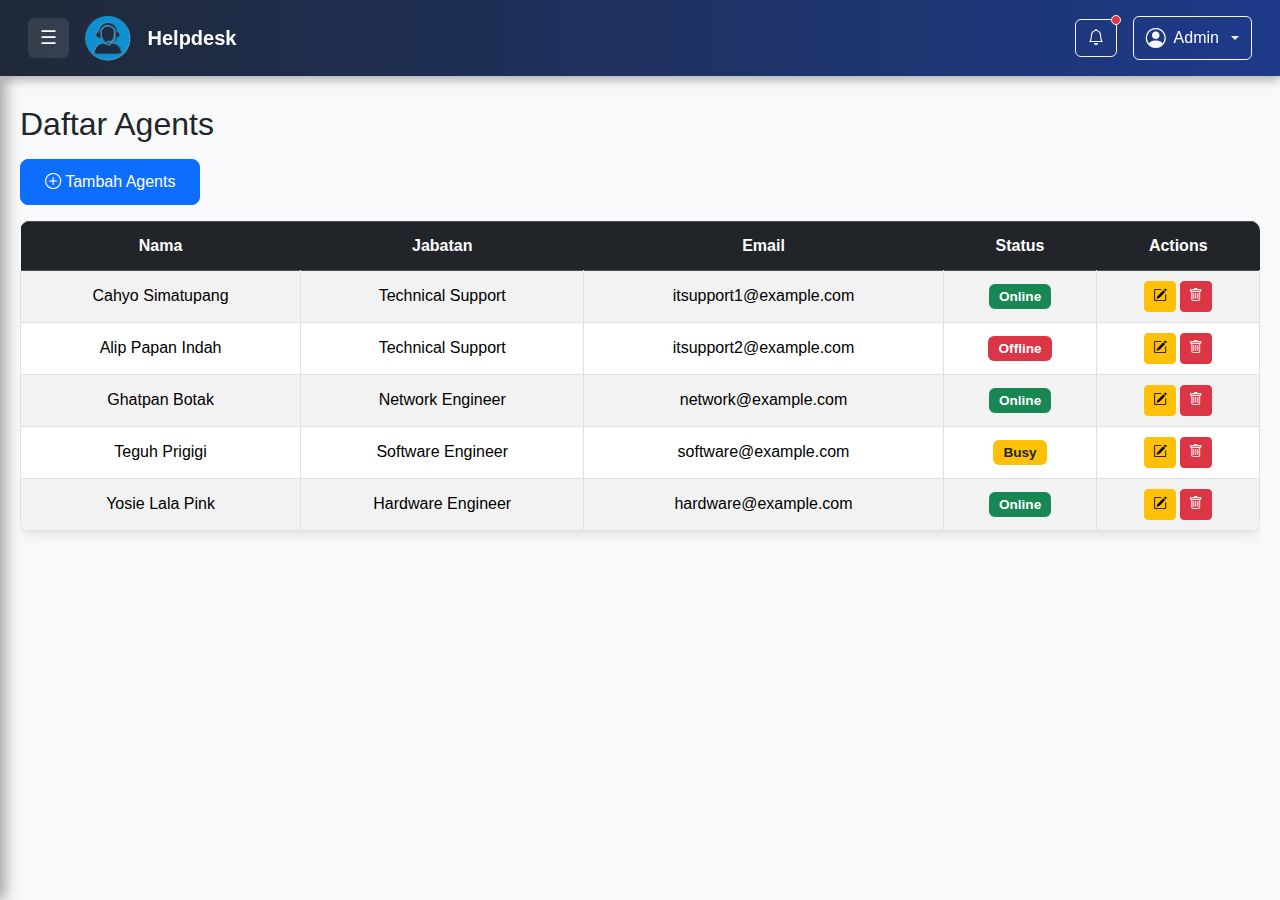
<file: agents.html>
<!DOCTYPE html>
<html lang="id">
<head>
<meta charset="UTF-8">
<meta name="viewport" content="width=device-width, initial-scale=1.0">
<title>Daftar Tiket - Helpdesk</title>
<link href="https://cdn.jsdelivr.net/npm/bootstrap@5.3.2/dist/css/bootstrap.min.css" rel="stylesheet">
<link rel="stylesheet" href="https://cdn.jsdelivr.net/npm/bootstrap-icons@1.10.5/font/bootstrap-icons.css">
<link rel="stylesheet" href="css/style.css"> <!-- CSS eksternal -->

<!-- Favicon / logo di tab browser -->
<link rel="icon" type="image/png" href="image/icon_helpdesk1.png">
</head>

<body>
    <!-- Navbar atas -->
    <nav class="navbar navbar-expand-lg navbar-dark bg-secondary">
        <div class="container-fluid d-flex align-items-center">
            <button class="btn btn-outline-light me-2" id="sidebarToggle" type="button">☰</button>
            <a class="navbar-brand d-flex align-items-center" href="#">
                <img src="image/icon_helpdesk.png" alt="Logo" style="height:50px; margin-right:10px;">
                Helpdesk
            </a>
            <div class="ms-auto d-flex align-items-center">

            <!-- Notifikasi Dropdown -->
            <div class="dropdown me-3">
                <button class="btn btn-outline-light position-relative" id="notifDropdown" data-bs-toggle="dropdown" aria-expanded="false">
                <i class="bi bi-bell"></i>
                <span class="position-absolute top-0 start-100 translate-middle p-1 bg-danger border border-light rounded-circle">
                    <span class="visually-hidden">New alerts</span>
                </span>
                </button>

                <ul class="dropdown-menu dropdown-menu-end shadow" aria-labelledby="notifDropdown" style="min-width: 300px;">
                <li class="dropdown-header fw-semibold">Notifikasi</li>
                <li><hr class="dropdown-divider"></li>

                <li>
                    <a class="dropdown-item d-flex align-items-start gap-2" href="#">
                    <i class="bi bi-exclamation-circle text-warning fs-5"></i>
                    <div>
                        <div class="fw-semibold">Tiket Baru: #125</div>
                        <small class="text-muted">User HR melaporkan masalah login</small>
                    </div>
                    </a>
                </li>

                <li>
                    <a class="dropdown-item d-flex align-items-start gap-2" href="#">
                    <i class="bi bi-tools text-primary fs-5"></i>
                    <div>
                        <div class="fw-semibold">Tiket #118 Ditugaskan ke Kamu</div>
                        <small class="text-muted">Kategori: Network</small>
                    </div>
                    </a>
                </li>

                <li>
                    <a class="dropdown-item d-flex align-items-start gap-2" href="#">
                    <i class="bi bi-check-circle text-success fs-5"></i>
                    <div>
                        <div class="fw-semibold">Tiket #110 Selesai</div>
                        <small class="text-muted">Oleh Software Team</small>
                    </div>
                    </a>
                </li>

                <li><hr class="dropdown-divider"></li>
                <li>
                    <a class="dropdown-item text-center text-primary fw-semibold" href="daftar_tiket.html">
                    Lihat Semua Tiket
                    </a>
                </li>
                </ul>
            </div>

            <!-- Dropdown User -->
            <div class="dropdown">
                <button class="btn btn-outline-light d-flex align-items-center gap-2 dropdown-toggle"
                        type="button" id="userMenuButton" data-bs-toggle="dropdown" aria-expanded="false">
                <i class="bi bi-person-circle fs-5"></i>
                <span>Admin</span>
                </button>
                <ul class="dropdown-menu dropdown-menu-end" aria-labelledby="userMenuButton">
                <li>
                    <a class="dropdown-item d-flex align-items-center gap-2" href="my_account.html">
                    <i class="bi bi-person"></i> My Account
                    </a>
                </li>
                <li>
                    <a class="dropdown-item d-flex align-items-center gap-2" href="create_account.html">
                    <i class="bi bi-person-plus"></i> Create Account
                    </a>
                </li>
                <li>
                    <a class="dropdown-item d-flex align-items-center gap-2" href="settings.html">
                    <i class="bi bi-gear"></i> Settings
                    </a>
                </li>
                <li><hr class="dropdown-divider"></li>
                <li>
                    <a class="dropdown-item text-danger d-flex align-items-center gap-2" href="login.html">
                    <i class="bi bi-box-arrow-right"></i> Logout
                    </a>

                </li>
                </ul>
            </div>
            </div>
        </div>
    </nav>

    <!-- Sidebar kiri -->
    <div class="sidebar" id="sidebarMenu">
        <img src="image/user.png" alt="Logo" class="logo">
        <h4 class="text-center mb-3">Menu</h4>
        <a href="index.html"><i class="bi bi-house-door"></i> Dashboard</a>
        <a href="create_tiket.html"><i class="bi bi-plus-circle"></i> Create Tiket</a>
        <a href="daftar_tiket.html"><i class="bi bi-list-check"></i> Daftar Tiket</a>
        <a href="agents.html"><i class="bi bi-people"></i> Agents</a>
        <a href="my_account.html"><i class="bi bi-person-badge"></i> My Account</a>
        <a href="create_account.html"><i class="bi bi-person-plus"></i> Create Account</a>
        <a href="login.html"><i class="bi bi-box-arrow-in-right"></i> Login</a>
    </div>

<!-- Konten utama -->
<div class="content" id="mainContent">
    <h2 class="mb-3">Daftar Agents</h2>
    
    <!-- Tombol Tambah Agent -->
    <button class="btn btn-primary mb-3" id="addAgentBtn">
        <i class="bi bi-plus-circle"></i> Tambah Agents
    </button>
    <!-- Modal Tambah Agent -->
<div class="modal fade" id="addAgentModal" tabindex="-1" aria-labelledby="addAgentModalLabel" aria-hidden="true">
  <div class="modal-dialog modal-dialog-centered">
    <div class="modal-content">
      <div class="modal-header">
        <h5 class="modal-title" id="addAgentModalLabel">Tambah Agent</h5>
        <button type="button" class="btn-close" data-bs-dismiss="modal" aria-label="Close"></button>
      </div>
      <div class="modal-body">
        <form id="addAgentForm">
          <div class="mb-3">
            <label for="agentName" class="form-label">Nama</label>
            <input type="text" class="form-control" id="agentName" placeholder="Nama agent" required>
          </div>
            <div class="mb-3">
            <label for="agentRole" class="form-label">Jabatan</label>
            <select class="form-select" id="agentRole" required>
                <option value="" selected disabled>Pilih Jabatan</option>
                <option value="Technical Support">Technical Support</option>
                <option value="Network Engineer">Network Engineer</option>
                <option value="Software Engineer">Software Engineer</option>
                <option value="Hardware Engineer">Hardware Engineer</option>
            </select>
            </div>
          <div class="mb-3">
            <label for="agentEmail" class="form-label">Email</label>
            <input type="email" class="form-control" id="agentEmail" placeholder="Email" required>
          </div>
          <div class="mb-3">
            <label for="agentStatus" class="form-label">Status</label>
            <select class="form-select" id="agentStatus" required>
              <option value="Online">Online</option>
              <option value="Offline">Offline</option>
              <option value="Busy">Busy</option>
            </select>
          </div>
          <button type="submit" class="btn btn-primary w-100">Tambah</button>
        </form>
      </div>
    </div>
  </div>
</div>
  
    <div class="table-responsive">
        <table class="table table-bordered table-striped" id="agentsTable">
            <thead class="table-dark">
                <tr>
                    <th>Nama</th>
                    <th>Jabatan</th>
                    <th>Email</th>
                    <th>Status</th>
                    <th>Actions</th> <!-- kolom tombol -->
                </tr>
            </thead>
            <tbody>
                <tr>
                    <td>Cahyo Simatupang</td>
                    <td>Technical Support</td>
                    <td>itsupport1@example.com</td>
                    <td><span class="badge bg-success">Online</span></td>
                    <td>
                        <button class="btn btn-sm btn-warning editBtn"><i class="bi bi-pencil-square"></i></button>
                        <button class="btn btn-sm btn-danger deleteBtn"><i class="bi bi-trash"></i></button>
                    </td>
                </tr>
                <tr>
                    <td>Alip Papan Indah</td>
                    <td>Technical Support</td>
                    <td>itsupport2@example.com</td>
                    <td><span class="badge bg-danger">Offline</span></td>
                    <td>
                        <button class="btn btn-sm btn-warning editBtn"><i class="bi bi-pencil-square"></i></button>
                        <button class="btn btn-sm btn-danger deleteBtn"><i class="bi bi-trash"></i></button>
                    </td>
                </tr>
                <tr>
                    <td>Ghatpan Botak</td>
                    <td>Network Engineer</td>
                    <td>network@example.com</td>
                    <td><span class="badge bg-success">Online</span></td>
                    <td>
                        <button class="btn btn-sm btn-warning editBtn"><i class="bi bi-pencil-square"></i></button>
                        <button class="btn btn-sm btn-danger deleteBtn"><i class="bi bi-trash"></i></button>
                    </td>
                </tr>
                <tr>
                    <td>Teguh Prigigi</td>
                    <td>Software Engineer</td>
                    <td>software@example.com</td>
                    <td><span class="badge bg-warning text-dark">Busy</span></td>
                    <td>
                        <button class="btn btn-sm btn-warning editBtn"><i class="bi bi-pencil-square"></i></button>
                        <button class="btn btn-sm btn-danger deleteBtn"><i class="bi bi-trash"></i></button>
                    </td>
                </tr>
                <tr>
                    <td>Yosie Lala Pink</td>
                    <td>Hardware Engineer</td>
                    <td>hardware@example.com</td>
                    <td><span class="badge bg-success">Online</span></td>
                    <td>
                        <button class="btn btn-sm btn-warning editBtn"><i class="bi bi-pencil-square"></i></button>
                        <button class="btn btn-sm btn-danger deleteBtn"><i class="bi bi-trash"></i></button>
                    </td>
                </tr>
            </tbody>
        </table>
    </div>
</div>

<script src="https://cdn.jsdelivr.net/npm/bootstrap@5.3.2/dist/js/bootstrap.bundle.min.js"></script>
<script src="js/agents.js"></script>
<script src="js/submit_form.js"></script>
<script src="js/sidebar.js"></script>
<script src="js/logout.js"></script>
</body>
</html>
</file>
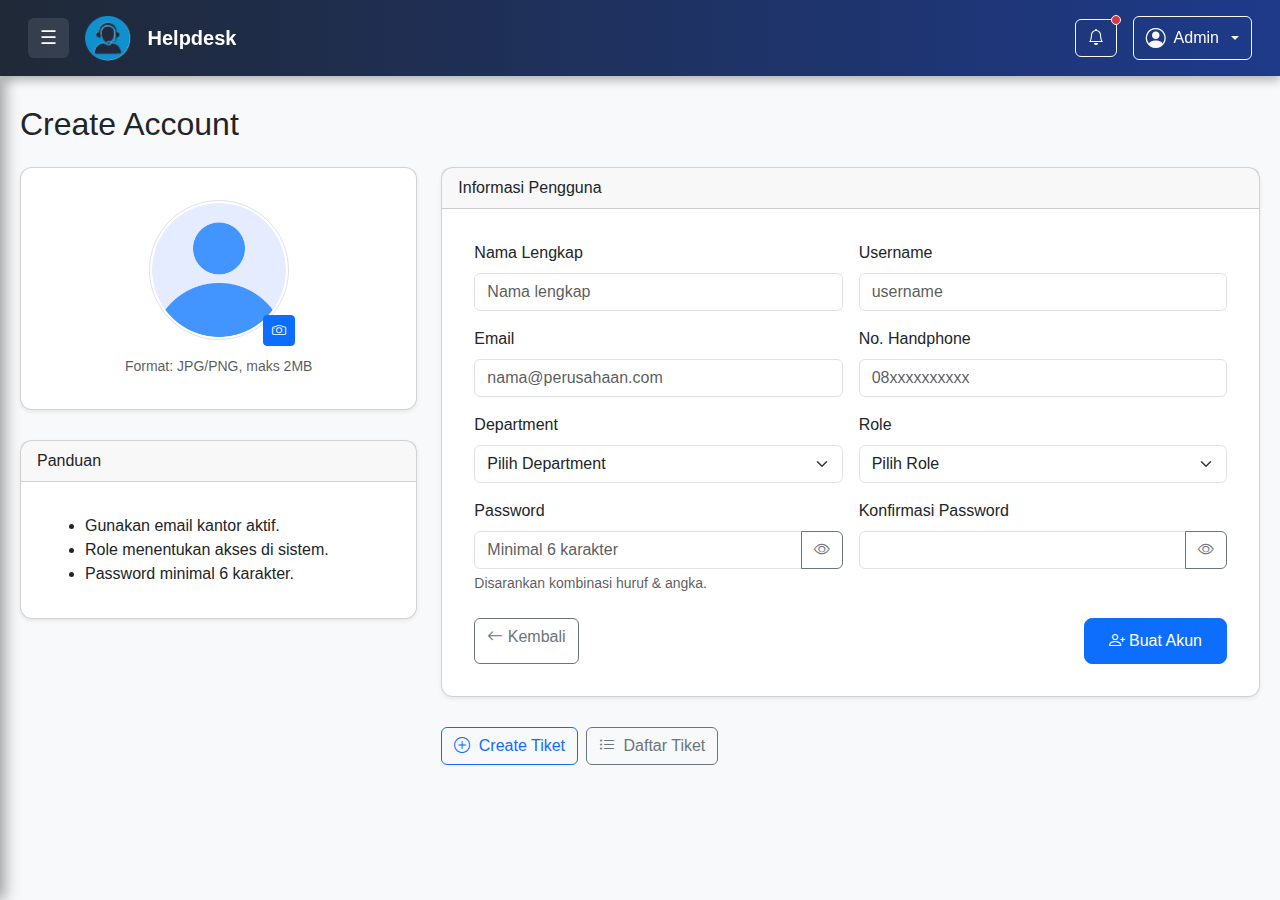
<file: create_account.html>
<!DOCTYPE html>
<html lang="id">
<head>
<meta charset="UTF-8">
<meta name="viewport" content="width=device-width, initial-scale=1.0">
<title>Daftar Tiket - Helpdesk</title>
<link href="https://cdn.jsdelivr.net/npm/bootstrap@5.3.2/dist/css/bootstrap.min.css" rel="stylesheet">
<link rel="stylesheet" href="https://cdn.jsdelivr.net/npm/bootstrap-icons@1.10.5/font/bootstrap-icons.css">
<link rel="stylesheet" href="css/style.css"> <!-- CSS eksternal -->

<!-- Favicon / logo di tab browser -->
<link rel="icon" type="image/png" href="image/icon_helpdesk1.png">
</head>

<body>
    <!-- Navbar atas -->
    <nav class="navbar navbar-expand-lg navbar-dark bg-secondary">
        <div class="container-fluid d-flex align-items-center">
            <button class="btn btn-outline-light me-2" id="sidebarToggle" type="button">☰</button>
            <a class="navbar-brand d-flex align-items-center" href="#">
                <img src="image/icon_helpdesk.png" alt="Logo" style="height:50px; margin-right:10px;">
                Helpdesk
            </a>
            <div class="ms-auto d-flex align-items-center">

            <!-- Notifikasi Dropdown -->
            <div class="dropdown me-3">
                <button class="btn btn-outline-light position-relative" id="notifDropdown" data-bs-toggle="dropdown" aria-expanded="false">
                <i class="bi bi-bell"></i>
                <span class="position-absolute top-0 start-100 translate-middle p-1 bg-danger border border-light rounded-circle">
                    <span class="visually-hidden">New alerts</span>
                </span>
                </button>

                <ul class="dropdown-menu dropdown-menu-end shadow" aria-labelledby="notifDropdown" style="min-width: 300px;">
                <li class="dropdown-header fw-semibold">Notifikasi</li>
                <li><hr class="dropdown-divider"></li>

                <li>
                    <a class="dropdown-item d-flex align-items-start gap-2" href="#">
                    <i class="bi bi-exclamation-circle text-warning fs-5"></i>
                    <div>
                        <div class="fw-semibold">Tiket Baru: #125</div>
                        <small class="text-muted">User HR melaporkan masalah login</small>
                    </div>
                    </a>
                </li>

                <li>
                    <a class="dropdown-item d-flex align-items-start gap-2" href="#">
                    <i class="bi bi-tools text-primary fs-5"></i>
                    <div>
                        <div class="fw-semibold">Tiket #118 Ditugaskan ke Kamu</div>
                        <small class="text-muted">Kategori: Network</small>
                    </div>
                    </a>
                </li>

                <li>
                    <a class="dropdown-item d-flex align-items-start gap-2" href="#">
                    <i class="bi bi-check-circle text-success fs-5"></i>
                    <div>
                        <div class="fw-semibold">Tiket #110 Selesai</div>
                        <small class="text-muted">Oleh Software Team</small>
                    </div>
                    </a>
                </li>

                <li><hr class="dropdown-divider"></li>
                <li>
                    <a class="dropdown-item text-center text-primary fw-semibold" href="daftar_tiket.html">
                    Lihat Semua Tiket
                    </a>
                </li>
                </ul>
            </div>

            <!-- Dropdown User -->
            <div class="dropdown">
                <button class="btn btn-outline-light d-flex align-items-center gap-2 dropdown-toggle"
                        type="button" id="userMenuButton" data-bs-toggle="dropdown" aria-expanded="false">
                <i class="bi bi-person-circle fs-5"></i>
                <span>Admin</span>
                </button>
                <ul class="dropdown-menu dropdown-menu-end" aria-labelledby="userMenuButton">
                <li>
                    <a class="dropdown-item d-flex align-items-center gap-2" href="my_account.html">
                    <i class="bi bi-person"></i> My Account
                    </a>
                </li>
                <li>
                    <a class="dropdown-item d-flex align-items-center gap-2" href="create_account.html">
                    <i class="bi bi-person-plus"></i> Create Account
                    </a>
                </li>
                <li>
                    <a class="dropdown-item d-flex align-items-center gap-2" href="settings.html">
                    <i class="bi bi-gear"></i> Settings
                    </a>
                </li>
                <li><hr class="dropdown-divider"></li>
                <li>
                    <a class="dropdown-item text-danger d-flex align-items-center gap-2" href="login.html">
                    <i class="bi bi-box-arrow-right"></i> Logout
                    </a>

                </li>
                </ul>
            </div>
            </div>
        </div>
    </nav>

    <!-- Sidebar kiri -->
    <div class="sidebar" id="sidebarMenu">
        <img src="image/user.png" alt="Logo" class="logo">
        <h4 class="text-center mb-3">Menu</h4>
        <a href="index.html"><i class="bi bi-house-door"></i> Dashboard</a>
        <a href="create_tiket.html"><i class="bi bi-plus-circle"></i> Create Tiket</a>
        <a href="daftar_tiket.html"><i class="bi bi-list-check"></i> Daftar Tiket</a>
        <a href="agents.html"><i class="bi bi-people"></i> Agents</a>
        <a href="my_account.html"><i class="bi bi-person-badge"></i> My Account</a>
        <a href="create_account.html"><i class="bi bi-person-plus"></i> Create Account</a>
        <a href="login.html"><i class="bi bi-box-arrow-in-right"></i> Login</a>
    </div>

  <!-- CONTENT -->
  <div class="content" id="mainContent">
    <h2 class="mb-4">Create Account</h2>

    <div class="row g-4">
      <!-- Kartu Foto/Upload -->
      <div class="col-lg-4">
        <div class="card shadow-sm">
          <div class="card-body text-center">
            <div class="position-relative d-inline-block mb-3">
              <img id="avatarPreview" src="image/user.png" alt="Avatar" class="rounded-circle border" style="width:140px; height:140px; object-fit:cover;" />
              <label for="avatarInput" class="btn btn-sm btn-primary position-absolute" style="right:-6px; bottom:-6px;" title="Upload foto">
                <i class="bi bi-camera"></i>
              </label>
              <input id="avatarInput" type="file" accept="image/*" class="d-none" />
            </div>
            <div class="small text-muted">Format: JPG/PNG, maks 2MB</div>
          </div>
        </div>

        <!-- Tips & Kebijakan -->
        <div class="card shadow-sm mt-4">
          <div class="card-header">Panduan</div>
          <div class="card-body">
            <ul class="mb-0">
              <li>Gunakan email kantor aktif.</li>
              <li>Role menentukan akses di sistem.</li>
              <li>Password minimal 6 karakter.</li>
            </ul>
          </div>
        </div>
      </div>

      <!-- Form Create Account -->
      <div class="col-lg-8">
        <div class="card shadow-sm">
          <div class="card-header">Informasi Pengguna</div>
          <div class="card-body">
            <form id="createAccountForm" novalidate>
              <div class="row g-3">
                <div class="col-md-6">
                  <label class="form-label" for="fullName">Nama Lengkap</label>
                  <input type="text" class="form-control" id="fullName" placeholder="Nama lengkap" required />
                </div>
                <div class="col-md-6">
                  <label class="form-label" for="username">Username</label>
                  <input type="text" class="form-control" id="username" placeholder="username" required />
                </div>

                <div class="col-md-6">
                  <label class="form-label" for="email">Email</label>
                  <input type="email" class="form-control" id="email" placeholder="nama@perusahaan.com" required />
                </div>
                <div class="col-md-6">
                  <label class="form-label" for="phone">No. Handphone</label>
                  <input type="tel" class="form-control" id="phone" placeholder="08xxxxxxxxxx" />
                </div>

                <div class="col-md-6">
                  <label class="form-label" for="department">Department</label>
                  <select class="form-select" id="department" required>
                    <option value="" disabled selected>Pilih Department</option>
                    <option value="Finance">Finance</option>
                    <option value="HR">HR</option>
                    <option value="IT">IT</option>
                    <option value="Marketing">Marketing</option>
                    <option value="Sales">Sales</option>
                    <option value="Operations">Operations</option>
                    <option value="Legal">Legal</option>
                    <option value="Admin">Admin</option>
                  </select>
                </div>

                <div class="col-md-6">
                  <label class="form-label" for="role">Role</label>
                  <select class="form-select" id="role" required>
                    <option value="" disabled selected>Pilih Role</option>
                    <option value="Administrator">Administrator</option>
                    <option value="Agent">Agent</option>
                    <option value="User">User</option>
                  </select>
                </div>

                <div class="col-md-6">
                  <label class="form-label" for="password">Password</label>
                  <div class="input-group">
                    <input type="password" class="form-control" id="password" minlength="6" placeholder="Minimal 6 karakter" required />
                    <button class="btn btn-outline-secondary" type="button" id="togglePass"><i class="bi bi-eye"></i></button>
                  </div>
                  <div class="form-text">Disarankan kombinasi huruf & angka.</div>
                </div>

                <div class="col-md-6">
                  <label class="form-label" for="confirmPassword">Konfirmasi Password</label>
                  <div class="input-group">
                    <input type="password" class="form-control" id="confirmPassword" minlength="6" required />
                    <button class="btn btn-outline-secondary" type="button" id="togglePass2"><i class="bi bi-eye"></i></button>
                  </div>
                  <div id="matchHint" class="small mt-1"></div>
                </div>
              </div>

              <div class="d-flex justify-content-between mt-4">
                <a href="agents.html" class="btn btn-outline-secondary"><i class="bi bi-arrow-left"></i> Kembali</a>
                <button type="submit" class="btn btn-primary"><i class="bi bi-person-plus"></i> Buat Akun</button>
              </div>
            </form>
          </div>
        </div>

        <!-- Quick Actions -->
        <div class="d-flex gap-2 mt-3">
          <a href="create_tiket.html" class="btn btn-outline-primary"><i class="bi bi-plus-circle me-1"></i> Create Tiket</a>
          <a href="daftar_tiket.html" class="btn btn-outline-secondary"><i class="bi bi-list-ul me-1"></i> Daftar Tiket</a>
        </div>
      </div>
    </div>
  </div>

  <!-- SCRIPTS -->
  <script src="https://cdn.jsdelivr.net/npm/bootstrap@5.3.2/dist/js/bootstrap.bundle.min.js"></script>
  <script src="js/sidebar.js"></script>
  <script src="js/logout.js"></script>

  <script>
    // Preview avatar
    const avatarInput = document.getElementById('avatarInput');
    const avatarPreview = document.getElementById('avatarPreview');
    avatarInput?.addEventListener('change', (e) => {
      const file = e.target.files?.[0];
      if (!file) return;
      if (file.size > 2 * 1024 * 1024) { // 2MB
        showToast('Ukuran file maksimal 2MB', true);
        avatarInput.value = '';
        return;
      }
      const reader = new FileReader();
      reader.onload = () => (avatarPreview.src = reader.result);
      reader.readAsDataURL(file);
    });

    // Toggle show/hide password
    function bindToggle(btnId, inputId) {
      const btn = document.getElementById(btnId);
      const input = document.getElementById(inputId);
      btn?.addEventListener('click', () => {
        const isPass = input.type === 'password';
        input.type = isPass ? 'text' : 'password';
        btn.innerHTML = isPass ? '<i class="bi bi-eye-slash"></i>' : '<i class="bi bi-eye"></i>';
      });
    }
    bindToggle('togglePass', 'password');
    bindToggle('togglePass2', 'confirmPassword');

    // Validasi match password
    const pass = document.getElementById('password');
    const pass2 = document.getElementById('confirmPassword');
    const hint = document.getElementById('matchHint');

    function checkMatch() {
      if (!pass.value || !pass2.value) { hint.textContent = ''; return; }
      if (pass.value === pass2.value) {
        hint.textContent = 'Password cocok ✓';
        hint.className = 'small mt-1 text-success';
      } else {
        hint.textContent = 'Password tidak cocok';
        hint.className = 'small mt-1 text-danger';
      }
    }
    pass?.addEventListener('input', checkMatch);
    pass2?.addEventListener('input', checkMatch);

    // Submit form (dummy)
    const form = document.getElementById('createAccountForm');
    form?.addEventListener('submit', (e) => {
      e.preventDefault();
      if (pass.value !== pass2.value) {
        showToast('Konfirmasi password tidak cocok.', true);
        return;
      }
      // Di sini biasanya kirim ke backend via fetch/axios
      form.reset();
      avatarPreview.src = 'image/user.png';
      hint.textContent = '';
      showToast('Akun berhasil dibuat!');
    });

    // Toast util
    function showToast(message, isError = false) {
      const toast = document.createElement('div');
      toast.innerText = message;
      toast.style.position = 'fixed';
      toast.style.bottom = '20px';
      toast.style.right = '20px';
      toast.style.backgroundColor = isError ? '#dc3545' : '#0d6efd';
      toast.style.color = '#fff';
      toast.style.padding = '12px 20px';
      toast.style.borderRadius = '6px';
      toast.style.boxShadow = '0 2px 8px rgba(0,0,0,0.3)';
      toast.style.opacity = 0;
      toast.style.zIndex = 2000;
      toast.style.transition = 'opacity 0.4s ease';
      document.body.appendChild(toast);
      requestAnimationFrame(() => (toast.style.opacity = 1));
      setTimeout(() => (toast.style.opacity = 0), 2200);
      setTimeout(() => document.body.removeChild(toast), 2700);
    }
  </script>
</body>
</html>
</file>
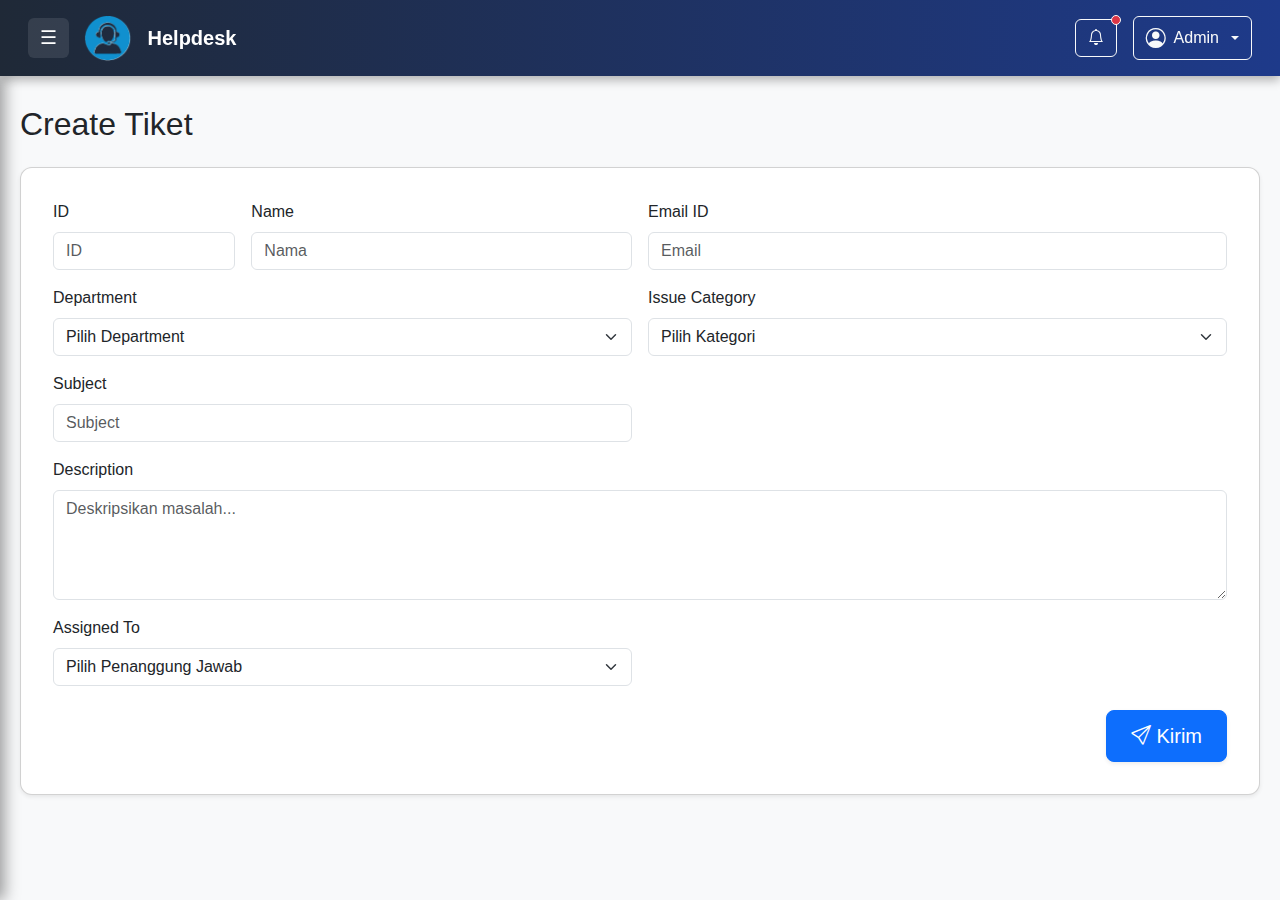
<file: create_tiket.html>
<!DOCTYPE html>
<html lang="id">
<head>
<meta charset="UTF-8">
<meta name="viewport" content="width=device-width, initial-scale=1.0">
<title>Daftar Tiket - Helpdesk</title>
<link href="https://cdn.jsdelivr.net/npm/bootstrap@5.3.2/dist/css/bootstrap.min.css" rel="stylesheet">
<link rel="stylesheet" href="https://cdn.jsdelivr.net/npm/bootstrap-icons@1.10.5/font/bootstrap-icons.css">
<link rel="stylesheet" href="css/style.css"> <!-- CSS eksternal -->

<!-- Favicon / logo di tab browser -->
<link rel="icon" type="image/png" href="image/icon_helpdesk1.png">
</head>

<body>
    <!-- Navbar atas -->
    <nav class="navbar navbar-expand-lg navbar-dark bg-secondary">
        <div class="container-fluid d-flex align-items-center">
            <button class="btn btn-outline-light me-2" id="sidebarToggle" type="button">☰</button>
            <a class="navbar-brand d-flex align-items-center" href="#">
                <img src="image/icon_helpdesk.png" alt="Logo" style="height:50px; margin-right:10px;">
                Helpdesk
            </a>
            <div class="ms-auto d-flex align-items-center">

            <!-- Notifikasi Dropdown -->
            <div class="dropdown me-3">
                <button class="btn btn-outline-light position-relative" id="notifDropdown" data-bs-toggle="dropdown" aria-expanded="false">
                <i class="bi bi-bell"></i>
                <span class="position-absolute top-0 start-100 translate-middle p-1 bg-danger border border-light rounded-circle">
                    <span class="visually-hidden">New alerts</span>
                </span>
                </button>

                <ul class="dropdown-menu dropdown-menu-end shadow" aria-labelledby="notifDropdown" style="min-width: 300px;">
                <li class="dropdown-header fw-semibold">Notifikasi</li>
                <li><hr class="dropdown-divider"></li>

                <li>
                    <a class="dropdown-item d-flex align-items-start gap-2" href="#">
                    <i class="bi bi-exclamation-circle text-warning fs-5"></i>
                    <div>
                        <div class="fw-semibold">Tiket Baru: #125</div>
                        <small class="text-muted">User HR melaporkan masalah login</small>
                    </div>
                    </a>
                </li>

                <li>
                    <a class="dropdown-item d-flex align-items-start gap-2" href="#">
                    <i class="bi bi-tools text-primary fs-5"></i>
                    <div>
                        <div class="fw-semibold">Tiket #118 Ditugaskan ke Kamu</div>
                        <small class="text-muted">Kategori: Network</small>
                    </div>
                    </a>
                </li>

                <li>
                    <a class="dropdown-item d-flex align-items-start gap-2" href="#">
                    <i class="bi bi-check-circle text-success fs-5"></i>
                    <div>
                        <div class="fw-semibold">Tiket #110 Selesai</div>
                        <small class="text-muted">Oleh Software Team</small>
                    </div>
                    </a>
                </li>

                <li><hr class="dropdown-divider"></li>
                <li>
                    <a class="dropdown-item text-center text-primary fw-semibold" href="daftar_tiket.html">
                    Lihat Semua Tiket
                    </a>
                </li>
                </ul>
            </div>

            <!-- Dropdown User -->
            <div class="dropdown">
                <button class="btn btn-outline-light d-flex align-items-center gap-2 dropdown-toggle"
                        type="button" id="userMenuButton" data-bs-toggle="dropdown" aria-expanded="false">
                <i class="bi bi-person-circle fs-5"></i>
                <span>Admin</span>
                </button>
                <ul class="dropdown-menu dropdown-menu-end" aria-labelledby="userMenuButton">
                <li>
                    <a class="dropdown-item d-flex align-items-center gap-2" href="my_account.html">
                    <i class="bi bi-person"></i> My Account
                    </a>
                </li>
                <li>
                    <a class="dropdown-item d-flex align-items-center gap-2" href="create_account.html">
                    <i class="bi bi-person-plus"></i> Create Account
                    </a>
                </li>
                <li>
                    <a class="dropdown-item d-flex align-items-center gap-2" href="settings.html">
                    <i class="bi bi-gear"></i> Settings
                    </a>
                </li>
                <li><hr class="dropdown-divider"></li>
                <li>
                    <a class="dropdown-item text-danger d-flex align-items-center gap-2" href="login.html">
                    <i class="bi bi-box-arrow-right"></i> Logout
                    </a>

                </li>
                </ul>
            </div>
            </div>
        </div>
    </nav>

    <!-- Sidebar kiri -->
    <div class="sidebar" id="sidebarMenu">
        <img src="image/user.png" alt="Logo" class="logo">
        <h4 class="text-center mb-3">Menu</h4>
        <a href="index.html"><i class="bi bi-house-door"></i> Dashboard</a>
        <a href="create_tiket.html"><i class="bi bi-plus-circle"></i> Create Tiket</a>
        <a href="daftar_tiket.html"><i class="bi bi-list-check"></i> Daftar Tiket</a>
        <a href="agents.html"><i class="bi bi-people"></i> Agents</a>
        <a href="my_account.html"><i class="bi bi-person-badge"></i> My Account</a>
        <a href="create_account.html"><i class="bi bi-person-plus"></i> Create Account</a>
        <a href="login.html"><i class="bi bi-box-arrow-in-right"></i> Login</a>
    </div>

<!-- Konten kanan -->
<div class="content" id="mainContent">
    <h2 class="mb-4">Create Tiket</h2>

    <div class="card shadow-sm">
        <div class="card-body">
            <form id="helpdeskForm">
                <div class="row g-3">
                    <div class="col-md-2">
                        <label for="ticketId" class="form-label">ID</label>
                        <input type="text" class="form-control" id="ticketId" placeholder="ID" required>
                    </div>
                    <div class="col-md-4">
                        <label for="name" class="form-label">Name</label>
                        <input type="text" class="form-control" id="name" placeholder="Nama" required>
                    </div>
                    <div class="col-md-6">
                        <label for="email" class="form-label">Email ID</label>
                        <input type="email" class="form-control" id="email" placeholder="Email" required>
                    </div>

                    <div class="col-md-6">
                        <label for="department" class="form-label">Department</label>
                        <select class="form-select" id="department" required>
                            <option value="" selected disabled>Pilih Department</option>
                            <option value="Finance">Finance</option>
                            <option value="HR">HR</option>
                            <option value="IT">IT</option>
                            <option value="Marketing">Marketing</option>
                            <option value="Sales">Sales</option>
                            <option value="Operations">Operations</option>
                            <option value="Legal">Legal</option>
                            <option value="Admin">Admin</option>
                        </select>
                    </div>

                    <div class="col-md-6">
                        <label for="issueCategory" class="form-label">Issue Category</label>
                        <select class="form-select" id="issueCategory" required>
                            <option value="" selected disabled>Pilih Kategori</option>
                            <option value="Software">Software</option>
                            <option value="Hardware">Hardware</option>
                            <option value="Network">Network</option>
                            <option value="Account/Access">Account/Access</option>
                            <option value="Other">Other</option>
                        </select>
                    </div>

                    <div class="col-md-6" id="otherCategoryDiv" style="display:none;">
                        <label for="otherCategory" class="form-label">Specify Category</label>
                        <input type="text" class="form-control" id="otherCategory" placeholder="Tulis kategori lain">
                    </div>

                    <div class="col-md-6">
                        <label for="subject" class="form-label">Subject</label>
                        <input type="text" class="form-control" id="subject" placeholder="Subject" required>
                    </div>

                    <div class="col-12">
                        <label for="description" class="form-label">Description</label>
                        <textarea class="form-control" id="description" rows="4" placeholder="Deskripsikan masalah..." required></textarea>
                    </div>

                    <div class="col-md-6">
                        <label for="assignedTo" class="form-label">Assigned To</label>
                        <select class="form-select" id="assignedTo">
                            <option value="" selected disabled>Pilih Penanggung Jawab</option>
                            <option value="IT Support 1">IT Support 1</option>
                            <option value="IT Support 2">IT Support 2</option>
                            <option value="Network Team">Network Team</option>
                            <option value="Software Team">Software Team</option>
                            <option value="Hardware Team">Hardware Team</option>
                        </select>
                    </div>
                </div>

                <div class="mt-4 text-end">
                    <button type="submit" class="btn btn-primary btn-lg shadow-sm">
                        <i class="bi bi-send"></i> Kirim
                    </button>
                </div>
            </form>
        </div>
    </div>
</div>


<script src="https://cdn.jsdelivr.net/npm/bootstrap@5.3.2/dist/js/bootstrap.bundle.min.js"></script>
<script src="js/submit_form.js"></script>
<script src="js/sidebar.js"></script>
<script src="js/logout.js"></script>
</body>
</html>
</file>
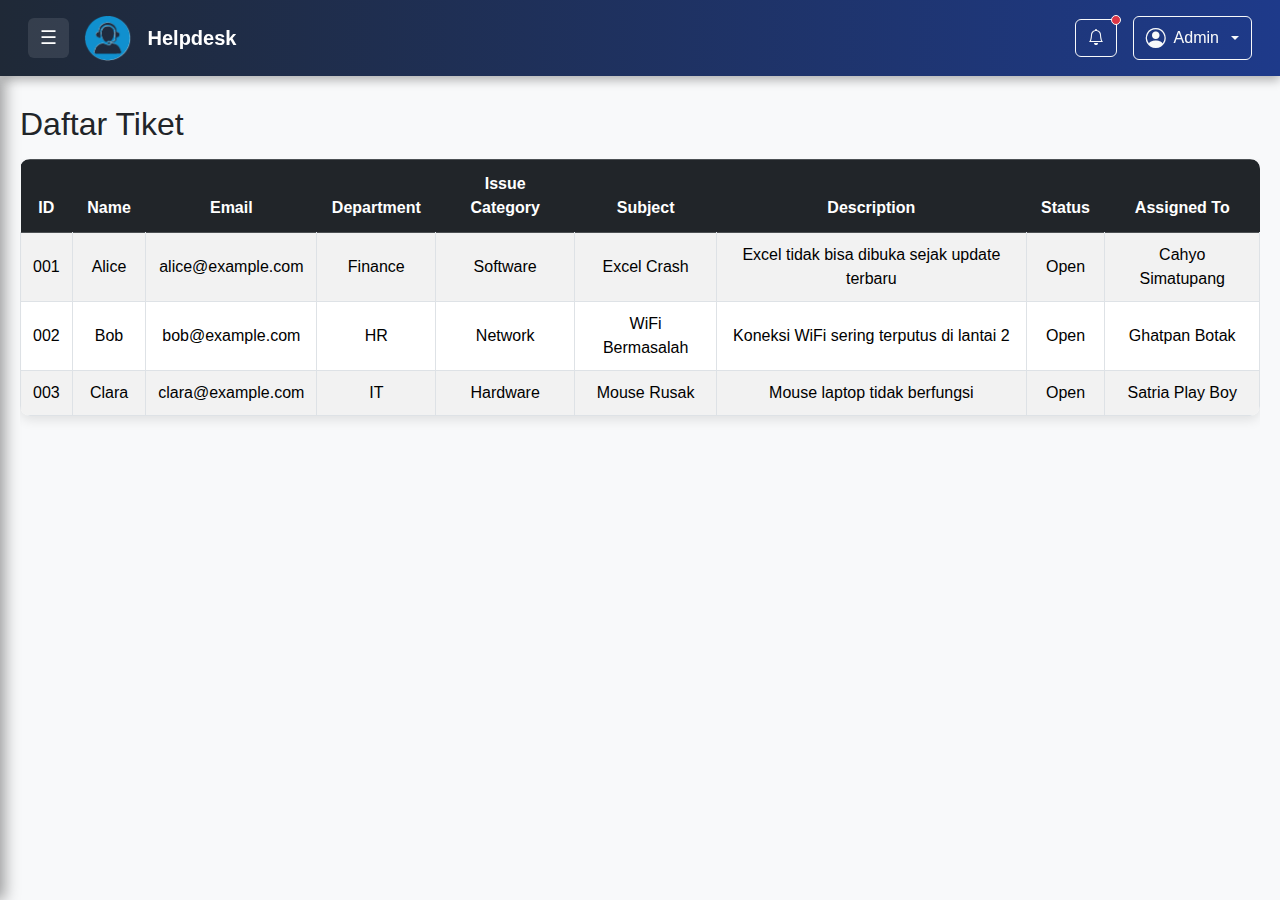
<file: daftar_tiket.html>
<!DOCTYPE html>
<html lang="id">
<head>
<meta charset="UTF-8">
<meta name="viewport" content="width=device-width, initial-scale=1.0">
<title>Daftar Tiket - Helpdesk</title>
<link href="https://cdn.jsdelivr.net/npm/bootstrap@5.3.2/dist/css/bootstrap.min.css" rel="stylesheet">
<link rel="stylesheet" href="https://cdn.jsdelivr.net/npm/bootstrap-icons@1.10.5/font/bootstrap-icons.css">
<link rel="stylesheet" href="css/style.css"> <!-- CSS eksternal -->

<!-- Favicon / logo di tab browser -->
<link rel="icon" type="image/png" href="image/icon_helpdesk1.png">
</head>

<body>
    <!-- Navbar atas -->
    <nav class="navbar navbar-expand-lg navbar-dark bg-secondary">
        <div class="container-fluid d-flex align-items-center">
            <button class="btn btn-outline-light me-2" id="sidebarToggle" type="button">☰</button>
            <a class="navbar-brand d-flex align-items-center" href="#">
                <img src="image/icon_helpdesk.png" alt="Logo" style="height:50px; margin-right:10px;">
                Helpdesk
            </a>
            <div class="ms-auto d-flex align-items-center">

            <!-- Notifikasi Dropdown -->
            <div class="dropdown me-3">
                <button class="btn btn-outline-light position-relative" id="notifDropdown" data-bs-toggle="dropdown" aria-expanded="false">
                <i class="bi bi-bell"></i>
                <span class="position-absolute top-0 start-100 translate-middle p-1 bg-danger border border-light rounded-circle">
                    <span class="visually-hidden">New alerts</span>
                </span>
                </button>

                <ul class="dropdown-menu dropdown-menu-end shadow" aria-labelledby="notifDropdown" style="min-width: 300px;">
                <li class="dropdown-header fw-semibold">Notifikasi</li>
                <li><hr class="dropdown-divider"></li>

                <li>
                    <a class="dropdown-item d-flex align-items-start gap-2" href="#">
                    <i class="bi bi-exclamation-circle text-warning fs-5"></i>
                    <div>
                        <div class="fw-semibold">Tiket Baru: #125</div>
                        <small class="text-muted">User HR melaporkan masalah login</small>
                    </div>
                    </a>
                </li>

                <li>
                    <a class="dropdown-item d-flex align-items-start gap-2" href="#">
                    <i class="bi bi-tools text-primary fs-5"></i>
                    <div>
                        <div class="fw-semibold">Tiket #118 Ditugaskan ke Kamu</div>
                        <small class="text-muted">Kategori: Network</small>
                    </div>
                    </a>
                </li>

                <li>
                    <a class="dropdown-item d-flex align-items-start gap-2" href="#">
                    <i class="bi bi-check-circle text-success fs-5"></i>
                    <div>
                        <div class="fw-semibold">Tiket #110 Selesai</div>
                        <small class="text-muted">Oleh Software Team</small>
                    </div>
                    </a>
                </li>

                <li><hr class="dropdown-divider"></li>
                <li>
                    <a class="dropdown-item text-center text-primary fw-semibold" href="daftar_tiket.html">
                    Lihat Semua Tiket
                    </a>
                </li>
                </ul>
            </div>

            <!-- Dropdown User -->
            <div class="dropdown">
                <button class="btn btn-outline-light d-flex align-items-center gap-2 dropdown-toggle"
                        type="button" id="userMenuButton" data-bs-toggle="dropdown" aria-expanded="false">
                <i class="bi bi-person-circle fs-5"></i>
                <span>Admin</span>
                </button>
                <ul class="dropdown-menu dropdown-menu-end" aria-labelledby="userMenuButton">
                <li>
                    <a class="dropdown-item d-flex align-items-center gap-2" href="my_account.html">
                    <i class="bi bi-person"></i> My Account
                    </a>
                </li>
                <li>
                    <a class="dropdown-item d-flex align-items-center gap-2" href="create_account.html">
                    <i class="bi bi-person-plus"></i> Create Account
                    </a>
                </li>
                <li>
                    <a class="dropdown-item d-flex align-items-center gap-2" href="settings.html">
                    <i class="bi bi-gear"></i> Settings
                    </a>
                </li>
                <li><hr class="dropdown-divider"></li>
                <li>
                    <a class="dropdown-item text-danger d-flex align-items-center gap-2" href="login.html">
                    <i class="bi bi-box-arrow-right"></i> Logout
                    </a>

                </li>
                </ul>
            </div>
            </div>
        </div>
    </nav>

    <!-- Sidebar kiri -->
    <div class="sidebar" id="sidebarMenu">
        <img src="image/user.png" alt="Logo" class="logo">
        <h4 class="text-center mb-3">Menu</h4>
        <a href="index.html"><i class="bi bi-house-door"></i> Dashboard</a>
        <a href="create_tiket.html"><i class="bi bi-plus-circle"></i> Create Tiket</a>
        <a href="daftar_tiket.html"><i class="bi bi-list-check"></i> Daftar Tiket</a>
        <a href="agents.html"><i class="bi bi-people"></i> Agents</a>
        <a href="my_account.html"><i class="bi bi-person-badge"></i> My Account</a>
        <a href="create_account.html"><i class="bi bi-person-plus"></i> Create Account</a>
        <a href="login.html"><i class="bi bi-box-arrow-in-right"></i> Login</a>
    </div>

<!-- Konten utama -->
<div class="content" id="mainContent">
    <h2 class="mb-3">Daftar Tiket</h2>
    <div class="table-responsive">
        <table class="table table-bordered table-striped" id="ticketTable">
            <thead class="table-dark">
                <tr>
                    <th>ID</th>
                    <th>Name</th>
                    <th>Email</th>
                    <th>Department</th>
                    <th>Issue Category</th>
                    <th>Subject</th>
                    <th>Description</th>
                    <th>Status</th>
                    <th>Assigned To</th>
                </tr>
            </thead>
            <tbody>
                <!-- Contoh tiket awal -->
                <tr>
                    <td>001</td>
                    <td>Alice</td>
                    <td>alice@example.com</td>
                    <td>Finance</td>
                    <td>Software</td>
                    <td>Excel Crash</td>
                    <td>Excel tidak bisa dibuka sejak update terbaru</td>
                    <td>Open</td>
                    <td>Cahyo Simatupang</td>
                </tr>
                <tr>
                    <td>002</td>
                    <td>Bob</td>
                    <td>bob@example.com</td>
                    <td>HR</td>
                    <td>Network</td>
                    <td>WiFi Bermasalah</td>
                    <td>Koneksi WiFi sering terputus di lantai 2</td>
                    <td>Open</td>
                    <td>Ghatpan Botak</td>
                </tr>
                <tr>
                    <td>003</td>
                    <td>Clara</td>
                    <td>clara@example.com</td>
                    <td>IT</td>
                    <td>Hardware</td>
                    <td>Mouse Rusak</td>
                    <td>Mouse laptop tidak berfungsi</td>
                    <td>Open</td>
                    <td>Satria Play Boy</td>
                </tr>
            </tbody>
        </table>
    </div>
</div>

<script src="https://cdn.jsdelivr.net/npm/bootstrap@5.3.2/dist/js/bootstrap.bundle.min.js"></script>
<script src="js/submit_form.js"></script>
<script src="js/sidebar.js"></script>
<script src="js/logout.js"></script>
</body>
</html>
</file>
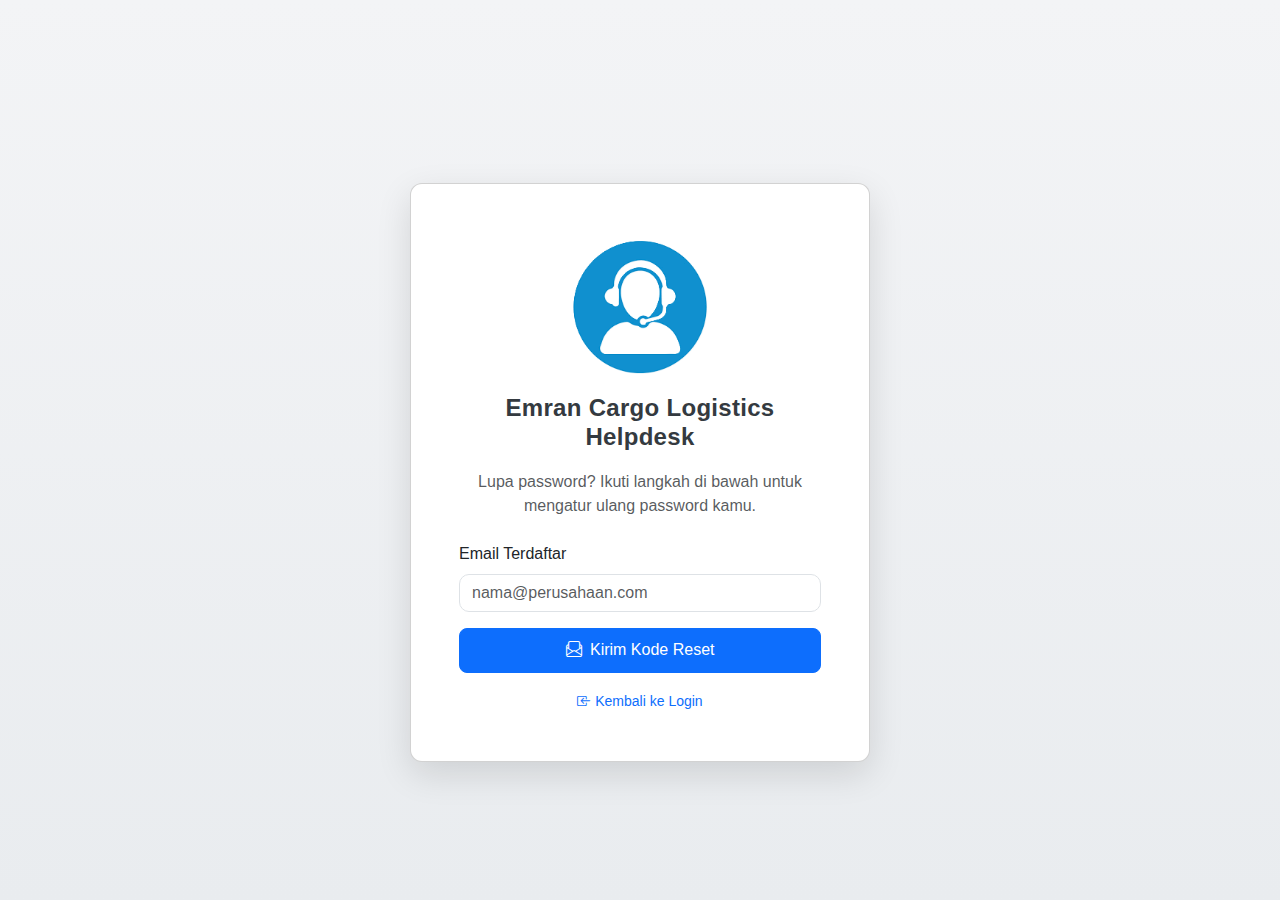
<file: forget_password.html>
<!DOCTYPE html>
<html lang="id">
<head>
<meta charset="UTF-8" />
<meta name="viewport" content="width=device-width, initial-scale=1.0"/>
<title>Forgot Password - Helpdesk</title>

<link href="https://cdn.jsdelivr.net/npm/bootstrap@5.3.2/dist/css/bootstrap.min.css" rel="stylesheet"/>
<link rel="stylesheet" href="https://cdn.jsdelivr.net/npm/bootstrap-icons@1.10.5/font/bootstrap-icons.css"/>
<link rel="stylesheet" href="css/style.css"/>
<link rel="icon" type="image/png" href="image/icon_helpdesk1.png"/>

<style>
  /* Khusus halaman forgot password (selaras dengan login) */
  body {
    min-height: 100vh;
    display: grid;
    place-items: center;
    background: linear-gradient(180deg, #f3f4f6, #e9ecef);
    margin: 0;
  }
  .fp-card {
    max-width: 460px;
    width: 100%;
    box-shadow: 0 12px 35px rgba(0,0,0,0.12);
    overflow: hidden;
  }
  .fp-brand {
    display: flex; 
    flex-direction: column; 
    align-items: center; 
    justify-content: center;
    gap: 12px; 
    margin-bottom: 18px; 
    text-align: center;
  }
  .fp-brand img {
    height: 150px;              /* diperbesar */
    width: 150px;
    object-fit: cover;          /* proporsional */
    border-radius: 30%;         /* opsional: bulat */
    transition: transform 0.25s ease, box-shadow 0.25s ease;
  }
  .fp-brand h4 {
    font-weight: 700; 
    color: #343a40; 
    letter-spacing: .3px; 
    margin: 0;
    animation: fadeUp .45s ease .05s both;
  }
  .form-control, .form-select { border-radius: 10px; }
  .btn-wide { border-radius: 10px; padding: 0.65rem 1rem; }
  @keyframes fadeUp { from {opacity:0;transform:translateY(8px)} to {opacity:1;transform:translateY(0)} }
</style>
</head>
<body>

  <div class="card fp-card">
    <div class="card-body p-4 p-md-5">
      <!-- Brand -->
      <div class="fp-brand">
        <img src="image/icon_helpdesk.png" alt="Logo"/>
        <h4>Emran Cargo Logistics Helpdesk</h4>
      </div>
      <p class="text-muted text-center mb-4">
        Lupa password? Ikuti langkah di bawah untuk mengatur ulang password kamu.
      </p>

      <!-- Langkah 1: Kirim Kode -->
      <form id="stepEmail">
        <div class="mb-3">
          <label for="fpEmail" class="form-label">Email Terdaftar</label>
          <input type="email" class="form-control" id="fpEmail" placeholder="nama@perusahaan.com" required>
        </div>
        <button type="submit" class="btn btn-primary w-100 btn-wide">
          <i class="bi bi-envelope-paper me-1"></i> Kirim Kode Reset
        </button>
        <div class="text-center mt-3">
          <a href="login.html" class="small text-decoration-none"><i class="bi bi-box-arrow-in-left"></i> Kembali ke Login</a>
        </div>
      </form>

      <!-- Langkah 2: Masukkan Kode & Password Baru (disembunyikan dulu) -->
      <form id="stepReset" class="d-none mt-3" novalidate>
        <div class="alert alert-info py-2">
          Kode reset telah dikirim ke <span id="sentTo" class="fw-semibold"></span>. Cek inbox/spam ya!
        </div>

        <div class="mb-3">
          <label for="fpCode" class="form-label">Kode Verifikasi</label>
          <input type="text" class="form-control" id="fpCode" placeholder="Masukkan 6 digit kode" minlength="4" required>
        </div>

        <div class="mb-3">
          <label for="fpPass" class="form-label">Password Baru</label>
          <div class="input-group">
            <input type="password" class="form-control" id="fpPass" placeholder="Minimal 6 karakter" minlength="6" required>
            <button class="btn btn-outline-secondary" type="button" id="togglePass1"><i class="bi bi-eye"></i></button>
          </div>
          <div class="form-text">Disarankan kombinasi huruf & angka.</div>
        </div>

        <div class="mb-3">
          <label for="fpPass2" class="form-label">Konfirmasi Password Baru</label>
          <div class="input-group">
            <input type="password" class="form-control" id="fpPass2" minlength="6" required>
            <button class="btn btn-outline-secondary" type="button" id="togglePass2"><i class="bi bi-eye"></i></button>
          </div>
          <div id="matchHint" class="small mt-1"></div>
        </div>

        <button type="submit" class="btn btn-success w-100 btn-wide">
          <i class="bi bi-shield-lock me-1"></i> Atur Ulang Password
        </button>

        <div class="text-center mt-3">
          <a href="#" id="resendLink" class="small text-decoration-none"><i class="bi bi-arrow-repeat"></i> Kirim Ulang Kode</a>
          <span class="small text-muted ms-2" id="resendInfo"></span>
        </div>
      </form>

    </div>
  </div>

  <!-- Bootstrap & Script -->
  <script src="https://cdn.jsdelivr.net/npm/bootstrap@5.3.2/dist/js/bootstrap.bundle.min.js"></script>

  <script>
    // Elemen
    const stepEmail = document.getElementById('stepEmail');
    const stepReset = document.getElementById('stepReset');
    const fpEmail = document.getElementById('fpEmail');
    const sentTo = document.getElementById('sentTo');
    const fpCode = document.getElementById('fpCode');
    const fpPass = document.getElementById('fpPass');
    const fpPass2 = document.getElementById('fpPass2');
    const matchHint = document.getElementById('matchHint');
    const resendLink = document.getElementById('resendLink');
    const resendInfo = document.getElementById('resendInfo');

    // Langkah 1: Kirim kode (dummy)
    stepEmail.addEventListener('submit', (e) => {
      e.preventDefault();
      if (!fpEmail.checkValidity()) return;

      // Simulasi kirim kode
      sentTo.textContent = fpEmail.value;
      showToast('Kode reset telah dikirim ke email kamu.');
      stepEmail.classList.add('d-none');
      stepReset.classList.remove('d-none');

      // Cooldown kirim ulang
      startResendCooldown(30); // 30 detik
    });

    // Validasi password match realtime
    function checkMatch() {
      if (!fpPass.value || !fpPass2.value) { matchHint.textContent = ''; return; }
      if (fpPass.value === fpPass2.value) {
        matchHint.textContent = 'Password cocok ✓';
        matchHint.className = 'small mt-1 text-success';
      } else {
        matchHint.textContent = 'Password tidak cocok';
        matchHint.className = 'small mt-1 text-danger';
      }
    }
    fpPass.addEventListener('input', checkMatch);
    fpPass2.addEventListener('input', checkMatch);

    // Toggle show/hide password
    function bindToggle(btnId, input) {
      const btn = document.getElementById(btnId);
      btn.addEventListener('click', () => {
        const isPass = input.type === 'password';
        input.type = isPass ? 'text' : 'password';
        btn.innerHTML = isPass ? '<i class="bi bi-eye-slash"></i>' : '<i class="bi bi-eye"></i>';
      });
    }
    bindToggle('togglePass1', fpPass);
    bindToggle('togglePass2', fpPass2);

    // Langkah 2: Submit reset (dummy)
    stepReset.addEventListener('submit', (e) => {
      e.preventDefault();
      if (!fpCode.value || fpPass.value.length < 6 || fpPass.value !== fpPass2.value) {
        showToast('Periksa kembali kode dan password.', true);
        return;
      }
      // Sukses reset (dummy)
      showToast('Password berhasil direset! Mengalihkan ke Login...');
      setTimeout(() => { window.location.href = 'login.html'; }, 1200);
    });

    // Kirim ulang kode (dummy + cooldown)
    let resendTimer = null;
    function startResendCooldown(sec) {
      let t = sec;
      resendLink.classList.add('disabled');
      resendInfo.textContent = `Bisa kirim ulang dalam ${t}s`;
      resendTimer = setInterval(() => {
        t--;
        if (t <= 0) {
          clearInterval(resendTimer);
          resendInfo.textContent = '';
          resendLink.classList.remove('disabled');
        } else {
          resendInfo.textContent = `Bisa kirim ulang dalam ${t}s`;
        }
      }, 1000);
    }

    resendLink.addEventListener('click', (e) => {
      e.preventDefault();
      if (resendLink.classList.contains('disabled')) return;
      showToast('Kode reset dikirim ulang.');
      startResendCooldown(30);
    });

    // Toast util
    function showToast(message, isError = false) {
      const toast = document.createElement('div');
      toast.innerText = message;
      toast.style.position = 'fixed';
      toast.style.bottom = '20px';
      toast.style.right = '20px';
      toast.style.backgroundColor = isError ? '#dc3545' : '#0d6efd';
      toast.style.color = '#fff';
      toast.style.padding = '12px 20px';
      toast.style.borderRadius = '8px';
      toast.style.boxShadow = '0 2px 10px rgba(0,0,0,0.25)';
      toast.style.opacity = 0;
      toast.style.zIndex = 2000;
      toast.style.transition = 'opacity 0.35s ease';
      document.body.appendChild(toast);
      requestAnimationFrame(() => (toast.style.opacity = 1));
      setTimeout(() => (toast.style.opacity = 0), 1800);
      setTimeout(() => document.body.removeChild(toast), 2200);
    }
  </script>
</body>
</html>
</file>
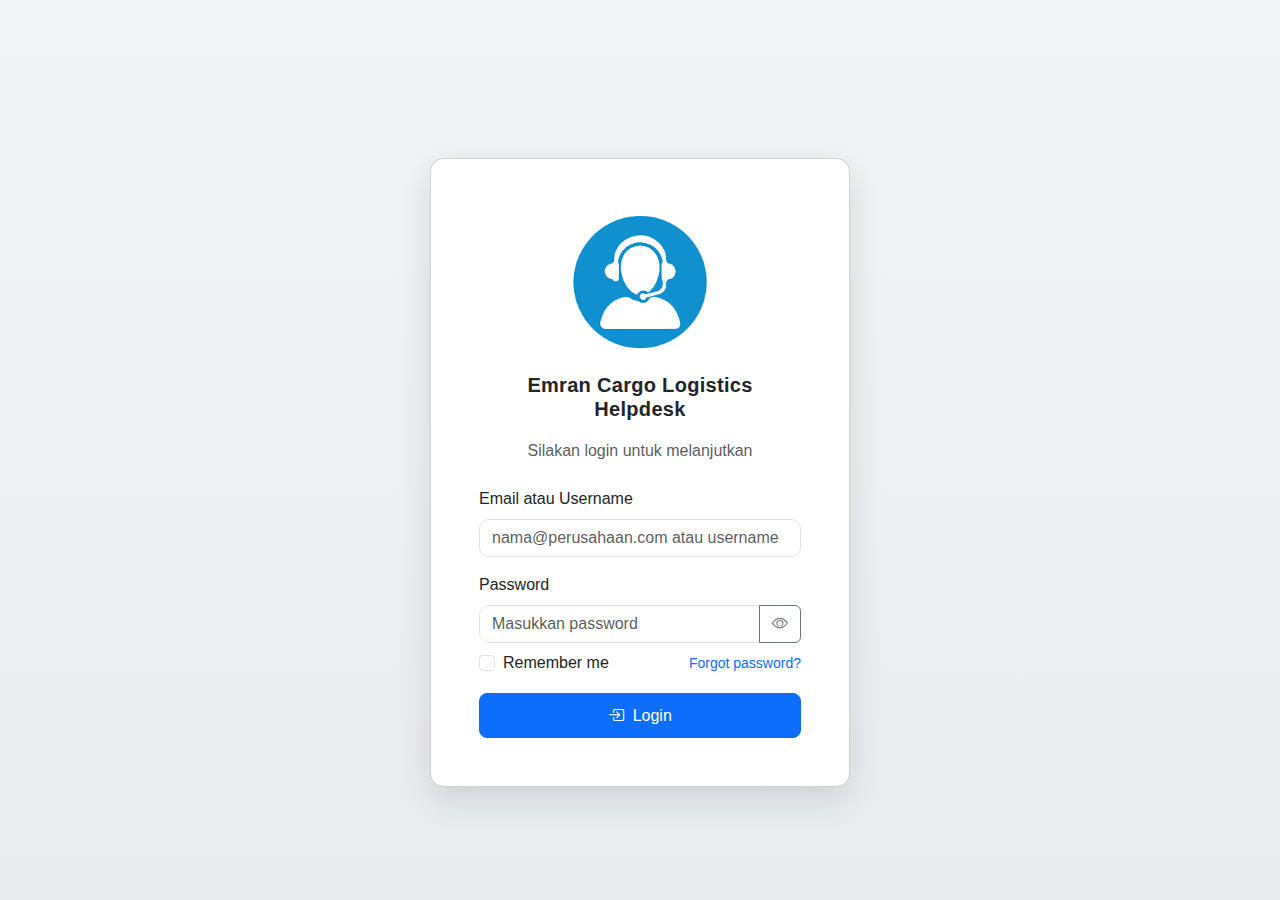
<file: login.html>
<!DOCTYPE html>
<html lang="id">
<head>
<meta charset="UTF-8" />
<meta name="viewport" content="width=device-width, initial-scale=1.0"/>
<title>Login - Helpdesk</title>

<link href="https://cdn.jsdelivr.net/npm/bootstrap@5.3.2/dist/css/bootstrap.min.css" rel="stylesheet"/>
<link rel="stylesheet" href="https://cdn.jsdelivr.net/npm/bootstrap-icons@1.10.5/font/bootstrap-icons.css"/>
<link rel="stylesheet" href="css/style.css"/>
<link rel="icon" type="image/png" href="image/icon_helpdesk1.png"/>
<style>
/* Tambahan kecil khusus halaman login */
body {
  min-height: 100vh;
  display: grid;
  place-items: center;
  background: linear-gradient(180deg, #f3f4f6, #e9ecef);
  margin: 0;
}

.login-card {
  max-width: 420px;
  width: 100%;
  border-radius: 14px;
  box-shadow: 0 12px 35px rgba(0,0,0,0.12);
  overflow: hidden;
}

/* Brand / Logo lebih besar & center */
.login-brand {
  display: flex;
  flex-direction: column;     /* logo di atas, teks di bawah */
  align-items: center;
  justify-content: center;
  margin-bottom: 18px;
  text-align: center;
}

.login-brand img {
  height: 150px;              /* diperbesar */
  width: 150px;
  object-fit: cover;          /* proporsional */
  border-radius: 30%;         /* opsional: bulat */
  transition: transform 0.25s ease, box-shadow 0.25s ease;
}

.login-brand img:hover {
  transform: scale(1.05);
  box-shadow: 0 10px 24px rgba(0,0,0,0.22);
}

.login-brand span,
.login-brand h4 {
  font-weight: 700;
  font-size: 1.25rem;
  color: #343a40;
  letter-spacing: .3px;
  margin: 0;
}

/* Tombol login & input */
.btn-login {
  border-radius: 10px;
  padding: 0.65rem 1rem;
}

.form-control,
.form-select {
  border-radius: 10px;
}

/* Opsional: animasi masuk halus untuk logo */
@keyframes fadeUp {
  from { opacity: 0; transform: translateY(8px); }
  to   { opacity: 1; transform: translateY(0); }
}
.login-brand img { animation: fadeUp .35s ease both; }
.login-brand h4, .login-brand span { animation: fadeUp .45s ease .05s both; }

</style>
</head>
<body>

  <div class="card login-card">
    <div class="card-body p-4 p-md-5">
      <!-- Brand -->
        <div class="login-brand text-center">
        <img src="image/icon_helpdesk.png" alt="Logo" class="login-logo">
        <h4 class="mt-3 fw-bold text-dark">Emran Cargo Logistics Helpdesk</h4>
        </div>
      <p class="text-muted text-center mb-4">Silakan login untuk melanjutkan</p>

      <!-- Form Login -->
      <form id="loginForm" novalidate>
        <div class="mb-3">
          <label for="loginId" class="form-label">Email atau Username</label>
          <input type="text" class="form-control" id="loginId" placeholder="nama@perusahaan.com atau username" required>
        </div>

        <div class="mb-2">
          <label for="loginPass" class="form-label">Password</label>
          <div class="input-group">
            <input type="password" class="form-control" id="loginPass" placeholder="Masukkan password" required minlength="6">
            <button class="btn btn-outline-secondary" type="button" id="togglePass">
              <i class="bi bi-eye"></i>
            </button>
          </div>
        </div>

        <div class="d-flex justify-content-between align-items-center mb-3">
          <div class="form-check">
            <input class="form-check-input" type="checkbox" id="rememberMe">
            <label class="form-check-label" for="rememberMe">Remember me</label>
          </div>
          <a href="forget_password.html" class="small text-decoration-none">Forgot password?</a>
        </div>

        <button type="submit" class="btn btn-primary w-100 btn-login">
          <i class="bi bi-box-arrow-in-right me-1"></i> Login
        </button>

      </form>
    </div>
  </div>

  <!-- Bootstrap & Script -->
  <script src="https://cdn.jsdelivr.net/npm/bootstrap@5.3.2/dist/js/bootstrap.bundle.min.js"></script>

  <script>
    // Toggle show/hide password
    const toggleBtn = document.getElementById('togglePass');
    const passInput = document.getElementById('loginPass');
    toggleBtn.addEventListener('click', () => {
      const isPass = passInput.type === 'password';
      passInput.type = isPass ? 'text' : 'password';
      toggleBtn.innerHTML = isPass ? '<i class="bi bi-eye-slash"></i>' : '<i class="bi bi-eye"></i>';
    });

    // Dummy login handler (validasi ringan)
    const form = document.getElementById('loginForm');
    form.addEventListener('submit', (e) => {
      e.preventDefault();
      if (!form.checkValidity()) {
        form.classList.add('was-validated');
        return;
      }

      // Optional: simpan rememberMe
      const remember = document.getElementById('rememberMe').checked;
      if (remember) {
        localStorage.setItem('rememberUser', document.getElementById('loginId').value);
      } else {
        localStorage.removeItem('rememberUser');
      }

      // Toast sukses
      showToast('Login sukses! Mengalihkan ke Dashboard...');
      setTimeout(() => { window.location.href = 'index.html'; }, 1200);
    });

    // Prefill jika remember
    const savedUser = localStorage.getItem('rememberUser');
    if (savedUser) {
      document.getElementById('loginId').value = savedUser;
      document.getElementById('rememberMe').checked = true;
    }

    // Util: toast ringan
    function showToast(message, isError = false) {
      const toast = document.createElement('div');
      toast.innerText = message;
      toast.style.position = 'fixed';
      toast.style.bottom = '20px';
      toast.style.right = '20px';
      toast.style.backgroundColor = isError ? '#dc3545' : '#0d6efd';
      toast.style.color = '#fff';
      toast.style.padding = '12px 20px';
      toast.style.borderRadius = '8px';
      toast.style.boxShadow = '0 2px 10px rgba(0,0,0,0.25)';
      toast.style.opacity = 0;
      toast.style.zIndex = 2000;
      toast.style.transition = 'opacity 0.35s ease';
      document.body.appendChild(toast);
      requestAnimationFrame(() => (toast.style.opacity = 1));
      setTimeout(() => (toast.style.opacity = 0), 1800);
      setTimeout(() => document.body.removeChild(toast), 2200);
    }
  </script>
</body>
</html>
</file>
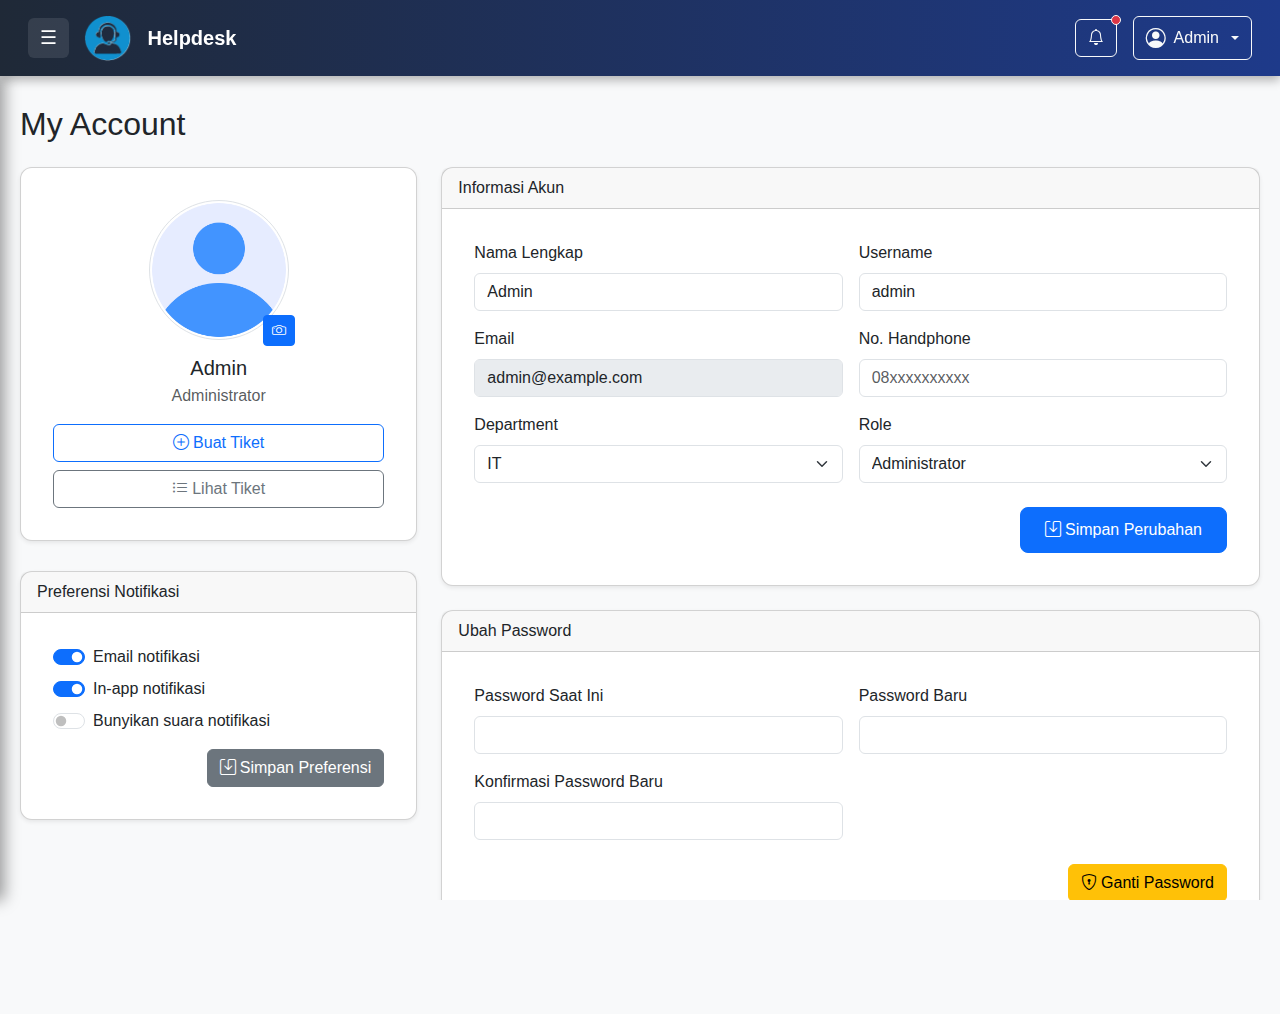
<file: my_account.html>
<!DOCTYPE html>
<html lang="id">
<head>
<meta charset="UTF-8">
<meta name="viewport" content="width=device-width, initial-scale=1.0">
<title>Daftar Tiket - Helpdesk</title>
<link href="https://cdn.jsdelivr.net/npm/bootstrap@5.3.2/dist/css/bootstrap.min.css" rel="stylesheet">
<link rel="stylesheet" href="https://cdn.jsdelivr.net/npm/bootstrap-icons@1.10.5/font/bootstrap-icons.css">
<link rel="stylesheet" href="css/style.css"> <!-- CSS eksternal -->

<!-- Favicon / logo di tab browser -->
<link rel="icon" type="image/png" href="image/icon_helpdesk1.png">
</head>

<body>
    <!-- Navbar atas -->
    <nav class="navbar navbar-expand-lg navbar-dark bg-secondary">
        <div class="container-fluid d-flex align-items-center">
            <button class="btn btn-outline-light me-2" id="sidebarToggle" type="button">☰</button>
            <a class="navbar-brand d-flex align-items-center" href="#">
                <img src="image/icon_helpdesk.png" alt="Logo" style="height:50px; margin-right:10px;">
                Helpdesk
            </a>
            <div class="ms-auto d-flex align-items-center">

            <!-- Notifikasi Dropdown -->
            <div class="dropdown me-3">
                <button class="btn btn-outline-light position-relative" id="notifDropdown" data-bs-toggle="dropdown" aria-expanded="false">
                <i class="bi bi-bell"></i>
                <span class="position-absolute top-0 start-100 translate-middle p-1 bg-danger border border-light rounded-circle">
                    <span class="visually-hidden">New alerts</span>
                </span>
                </button>

                <ul class="dropdown-menu dropdown-menu-end shadow" aria-labelledby="notifDropdown" style="min-width: 300px;">
                <li class="dropdown-header fw-semibold">Notifikasi</li>
                <li><hr class="dropdown-divider"></li>

                <li>
                    <a class="dropdown-item d-flex align-items-start gap-2" href="#">
                    <i class="bi bi-exclamation-circle text-warning fs-5"></i>
                    <div>
                        <div class="fw-semibold">Tiket Baru: #125</div>
                        <small class="text-muted">User HR melaporkan masalah login</small>
                    </div>
                    </a>
                </li>

                <li>
                    <a class="dropdown-item d-flex align-items-start gap-2" href="#">
                    <i class="bi bi-tools text-primary fs-5"></i>
                    <div>
                        <div class="fw-semibold">Tiket #118 Ditugaskan ke Kamu</div>
                        <small class="text-muted">Kategori: Network</small>
                    </div>
                    </a>
                </li>

                <li>
                    <a class="dropdown-item d-flex align-items-start gap-2" href="#">
                    <i class="bi bi-check-circle text-success fs-5"></i>
                    <div>
                        <div class="fw-semibold">Tiket #110 Selesai</div>
                        <small class="text-muted">Oleh Software Team</small>
                    </div>
                    </a>
                </li>

                <li><hr class="dropdown-divider"></li>
                <li>
                    <a class="dropdown-item text-center text-primary fw-semibold" href="daftar_tiket.html">
                    Lihat Semua Tiket
                    </a>
                </li>
                </ul>
            </div>

            <!-- Dropdown User -->
            <div class="dropdown">
                <button class="btn btn-outline-light d-flex align-items-center gap-2 dropdown-toggle"
                        type="button" id="userMenuButton" data-bs-toggle="dropdown" aria-expanded="false">
                <i class="bi bi-person-circle fs-5"></i>
                <span>Admin</span>
                </button>
                <ul class="dropdown-menu dropdown-menu-end" aria-labelledby="userMenuButton">
                <li>
                    <a class="dropdown-item d-flex align-items-center gap-2" href="my_account.html">
                    <i class="bi bi-person"></i> My Account
                    </a>
                </li>
                <li>
                    <a class="dropdown-item d-flex align-items-center gap-2" href="create_account.html">
                    <i class="bi bi-person-plus"></i> Create Account
                    </a>
                </li>
                <li>
                    <a class="dropdown-item d-flex align-items-center gap-2" href="settings.html">
                    <i class="bi bi-gear"></i> Settings
                    </a>
                </li>
                <li><hr class="dropdown-divider"></li>
                <li>
                    <a class="dropdown-item text-danger d-flex align-items-center gap-2" href="login.html">
                    <i class="bi bi-box-arrow-right"></i> Logout
                    </a>

                </li>
                </ul>
            </div>
            </div>
        </div>
    </nav>

    <!-- Sidebar kiri -->
    <div class="sidebar" id="sidebarMenu">
        <img src="image/user.png" alt="Logo" class="logo">
        <h4 class="text-center mb-3">Menu</h4>
        <a href="index.html"><i class="bi bi-house-door"></i> Dashboard</a>
        <a href="create_tiket.html"><i class="bi bi-plus-circle"></i> Create Tiket</a>
        <a href="daftar_tiket.html"><i class="bi bi-list-check"></i> Daftar Tiket</a>
        <a href="agents.html"><i class="bi bi-people"></i> Agents</a>
        <a href="my_account.html"><i class="bi bi-person-badge"></i> My Account</a>
        <a href="create_account.html"><i class="bi bi-person-plus"></i> Create Account</a>
        <a href="login.html"><i class="bi bi-box-arrow-in-right"></i> Login</a>
    </div>

  <!-- CONTENT -->
  <div class="content" id="mainContent">
    <h2 class="mb-4">My Account</h2>

    <div class="row g-4">
      <!-- KARTU PROFIL -->
      <div class="col-lg-4">
        <div class="card shadow-sm">
          <div class="card-body text-center">
            <div class="position-relative d-inline-block mb-3">
              <img id="avatarPreview" src="image/user.png" alt="Avatar" class="rounded-circle border" style="width:140px; height:140px; object-fit:cover;" />
              <label for="avatarInput" class="btn btn-sm btn-primary position-absolute" style="right:-6px; bottom:-6px;" title="Ganti foto">
                <i class="bi bi-camera"></i>
              </label>
              <input id="avatarInput" type="file" accept="image/*" class="d-none" />
            </div>
            <h5 class="mb-1" id="displayName">Admin</h5>
            <div class="text-muted mb-3" id="displayRole">Administrator</div>
            <div class="d-grid gap-2">
              <a href="create_tiket.html" class="btn btn-outline-primary"><i class="bi bi-plus-circle me-1"></i>Buat Tiket</a>
              <a href="daftar_tiket.html" class="btn btn-outline-secondary"><i class="bi bi-list-ul me-1"></i>Lihat Tiket</a>
            </div>
          </div>
        </div>

        <!-- Preferensi Notifikasi -->
        <div class="card shadow-sm mt-4">
          <div class="card-header">Preferensi Notifikasi</div>
          <div class="card-body">
            <div class="form-check form-switch mb-2">
              <input class="form-check-input" type="checkbox" id="notifEmail" checked />
              <label class="form-check-label" for="notifEmail">Email notifikasi</label>
            </div>
            <div class="form-check form-switch mb-2">
              <input class="form-check-input" type="checkbox" id="notifApp" checked />
              <label class="form-check-label" for="notifApp">In-app notifikasi</label>
            </div>
            <div class="form-check form-switch">
              <input class="form-check-input" type="checkbox" id="notifSound" />
              <label class="form-check-label" for="notifSound">Bunyikan suara notifikasi</label>
            </div>
            <div class="text-end mt-3">
              <button class="btn btn-secondary" id="savePrefBtn"><i class="bi bi-save me-1"></i>Simpan Preferensi</button>
            </div>
          </div>
        </div>
      </div>

      <!-- FORM INFO AKUN & PASSWORD -->
      <div class="col-lg-8">
        <!-- Informasi Akun -->
        <div class="card shadow-sm mb-4">
          <div class="card-header">Informasi Akun</div>
          <div class="card-body">
            <form id="accountForm">
              <div class="row g-3">
                <div class="col-md-6">
                  <label class="form-label" for="fullName">Nama Lengkap</label>
                  <input type="text" class="form-control" id="fullName" placeholder="Nama lengkap" value="Admin" required />
                </div>
                <div class="col-md-6">
                  <label class="form-label" for="username">Username</label>
                  <input type="text" class="form-control" id="username" placeholder="Username" value="admin" required />
                </div>
                <div class="col-md-6">
                  <label class="form-label" for="email">Email</label>
                  <input type="email" class="form-control" id="email" value="admin@example.com" disabled />
                </div>
                <div class="col-md-6">
                  <label class="form-label" for="phone">No. Handphone</label>
                  <input type="tel" class="form-control" id="phone" placeholder="08xxxxxxxxxx" />
                </div>
                <div class="col-md-6">
                  <label class="form-label" for="department">Department</label>
                  <select class="form-select" id="department" required>
                    <option value="" disabled>Pilih Department</option>
                    <option value="Finance">Finance</option>
                    <option value="HR">HR</option>
                    <option value="IT" selected>IT</option>
                    <option value="Marketing">Marketing</option>
                    <option value="Sales">Sales</option>
                    <option value="Operations">Operations</option>
                    <option value="Legal">Legal</option>
                    <option value="Admin">Admin</option>
                  </select>
                </div>
                <div class="col-md-6">
                  <label class="form-label" for="role">Role</label>
                  <select class="form-select" id="role" required>
                    <option value="" disabled>Pilih Role</option>
                    <option value="Administrator" selected>Administrator</option>
                    <option value="Agent">Agent</option>
                    <option value="User">User</option>
                  </select>
                </div>
              </div>
              <div class="text-end mt-4">
                <button type="submit" class="btn btn-primary"><i class="bi bi-save me-1"></i>Simpan Perubahan</button>
              </div>
            </form>
          </div>
        </div>

        <!-- Ubah Password -->
        <div class="card shadow-sm">
          <div class="card-header">Ubah Password</div>
          <div class="card-body">
            <form id="passwordForm">
              <div class="row g-3">
                <div class="col-md-6">
                  <label class="form-label" for="currentPass">Password Saat Ini</label>
                  <input type="password" class="form-control" id="currentPass" required />
                </div>
                <div class="col-md-6">
                  <label class="form-label" for="newPass">Password Baru</label>
                  <input type="password" class="form-control" id="newPass" minlength="6" required />
                </div>
                <div class="col-md-6">
                  <label class="form-label" for="confirmPass">Konfirmasi Password Baru</label>
                  <input type="password" class="form-control" id="confirmPass" minlength="6" required />
                </div>
              </div>
              <div class="text-end mt-4">
                <button type="submit" class="btn btn-warning"><i class="bi bi-shield-lock me-1"></i>Ganti Password</button>
              </div>
              <div class="form-text mt-2">Minimal 6 karakter, disarankan kombinasi huruf & angka.</div>
            </form>
          </div>
        </div>

      </div>
    </div>
  </div>

  <!-- SCRIPTS -->
  <script src="https://cdn.jsdelivr.net/npm/bootstrap@5.3.2/dist/js/bootstrap.bundle.min.js"></script>
  <script src="js/sidebar.js"></script>
  <script src="js/logout.js"></script>

  <!-- Interaksi ringan halaman akun -->
  <script>
    // Preview avatar
    const avatarInput = document.getElementById('avatarInput');
    const avatarPreview = document.getElementById('avatarPreview');
    avatarInput?.addEventListener('change', (e) => {
      const file = e.target.files?.[0];
      if (!file) return;
      const reader = new FileReader();
      reader.onload = () => { avatarPreview.src = reader.result; };
      reader.readAsDataURL(file);
    });

    // Simpan perubahan info akun (dummy)
    const accountForm = document.getElementById('accountForm');
    accountForm?.addEventListener('submit', (e) => {
      e.preventDefault();
      // perbarui tampilan nama & role pada kartu profil
      document.getElementById('displayName').textContent = document.getElementById('fullName').value || 'User';
      document.getElementById('displayRole').textContent = document.getElementById('role').value || 'Role';
      showToast('Perubahan akun berhasil disimpan!');
    });

    // Simpan preferensi notifikasi (dummy)
    document.getElementById('savePrefBtn')?.addEventListener('click', () => {
      showToast('Preferensi notifikasi disimpan!');
    });

    // Ganti password (validasi sederhana)
    const passwordForm = document.getElementById('passwordForm');
    passwordForm?.addEventListener('submit', (e) => {
      e.preventDefault();
      const newPass = document.getElementById('newPass').value;
      const confirmPass = document.getElementById('confirmPass').value;
      if (newPass !== confirmPass) {
        showToast('Konfirmasi password tidak cocok.', true);
        return;
      }
      // sukses (dummy)
      passwordForm.reset();
      showToast('Password berhasil diganti!');
    });

    // Util: toast ringan
    function showToast(message, isError = false) {
      const toast = document.createElement('div');
      toast.innerText = message;
      toast.style.position = 'fixed';
      toast.style.bottom = '20px';
      toast.style.right = '20px';
      toast.style.backgroundColor = isError ? '#dc3545' : '#0d6efd';
      toast.style.color = '#fff';
      toast.style.padding = '12px 20px';
      toast.style.borderRadius = '6px';
      toast.style.boxShadow = '0 2px 8px rgba(0,0,0,0.3)';
      toast.style.opacity = 0;
      toast.style.zIndex = 2000;
      toast.style.transition = 'opacity 0.4s ease';
      document.body.appendChild(toast);
      requestAnimationFrame(() => (toast.style.opacity = 1));
      setTimeout(() => (toast.style.opacity = 0), 2200);
      setTimeout(() => document.body.removeChild(toast), 2700);
    }
  </script>
</body>
</html>
</file>
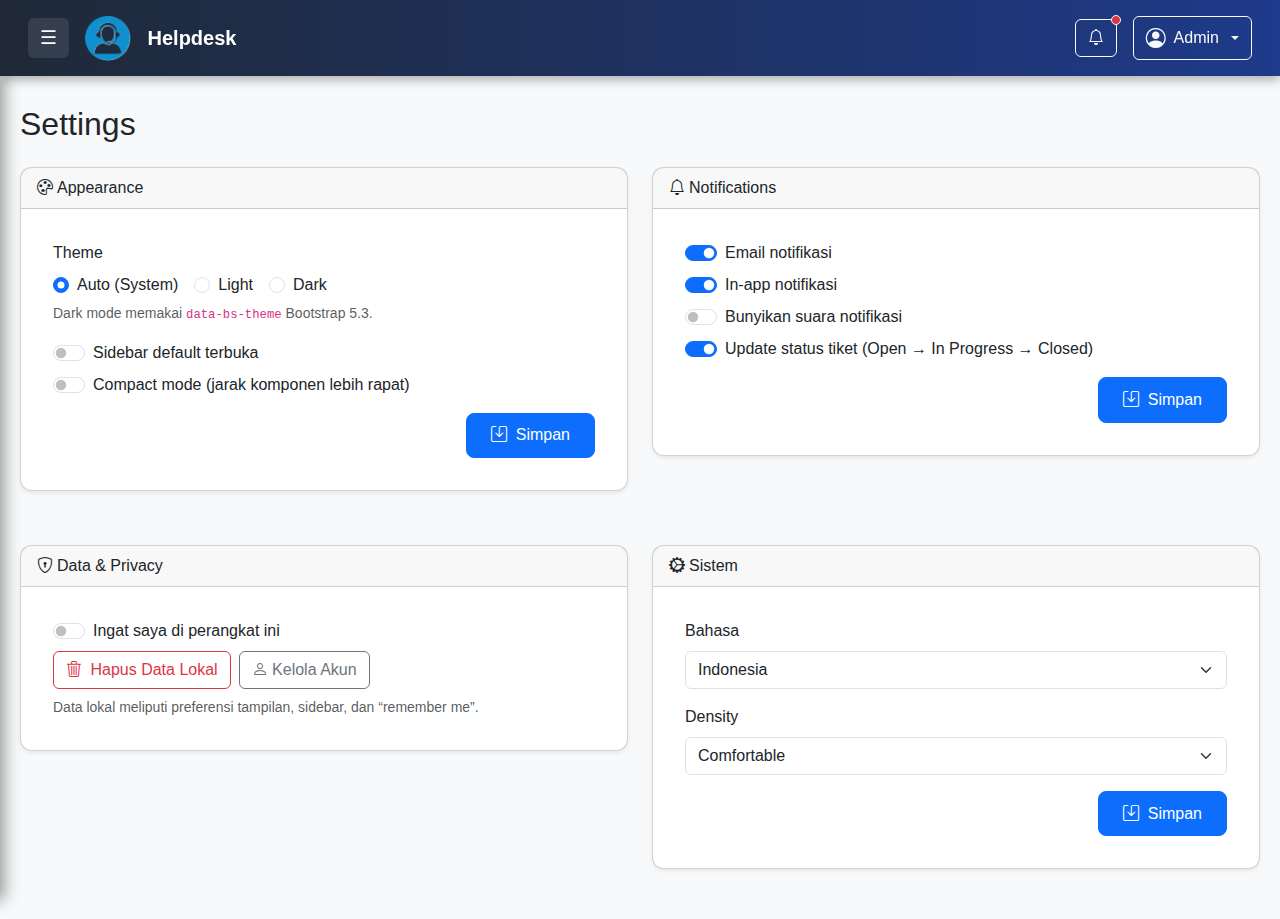
<file: settings.html>
<!DOCTYPE html>
<html lang="id">
<head>
<meta charset="UTF-8">
<meta name="viewport" content="width=device-width, initial-scale=1.0">
<title>Daftar Tiket - Helpdesk</title>
<link href="https://cdn.jsdelivr.net/npm/bootstrap@5.3.2/dist/css/bootstrap.min.css" rel="stylesheet">
<link rel="stylesheet" href="https://cdn.jsdelivr.net/npm/bootstrap-icons@1.10.5/font/bootstrap-icons.css">
<link rel="stylesheet" href="css/style.css"> <!-- CSS eksternal -->

<!-- Favicon / logo di tab browser -->
<link rel="icon" type="image/png" href="image/icon_helpdesk1.png">
</head>

<body>
    <!-- Navbar atas -->
    <nav class="navbar navbar-expand-lg navbar-dark bg-secondary">
        <div class="container-fluid d-flex align-items-center">
            <button class="btn btn-outline-light me-2" id="sidebarToggle" type="button">☰</button>
            <a class="navbar-brand d-flex align-items-center" href="#">
                <img src="image/icon_helpdesk.png" alt="Logo" style="height:50px; margin-right:10px;">
                Helpdesk
            </a>
            <div class="ms-auto d-flex align-items-center">

            <!-- Notifikasi Dropdown -->
            <div class="dropdown me-3">
                <button class="btn btn-outline-light position-relative" id="notifDropdown" data-bs-toggle="dropdown" aria-expanded="false">
                <i class="bi bi-bell"></i>
                <span class="position-absolute top-0 start-100 translate-middle p-1 bg-danger border border-light rounded-circle">
                    <span class="visually-hidden">New alerts</span>
                </span>
                </button>

                <ul class="dropdown-menu dropdown-menu-end shadow" aria-labelledby="notifDropdown" style="min-width: 300px;">
                <li class="dropdown-header fw-semibold">Notifikasi</li>
                <li><hr class="dropdown-divider"></li>

                <li>
                    <a class="dropdown-item d-flex align-items-start gap-2" href="#">
                    <i class="bi bi-exclamation-circle text-warning fs-5"></i>
                    <div>
                        <div class="fw-semibold">Tiket Baru: #125</div>
                        <small class="text-muted">User HR melaporkan masalah login</small>
                    </div>
                    </a>
                </li>

                <li>
                    <a class="dropdown-item d-flex align-items-start gap-2" href="#">
                    <i class="bi bi-tools text-primary fs-5"></i>
                    <div>
                        <div class="fw-semibold">Tiket #118 Ditugaskan ke Kamu</div>
                        <small class="text-muted">Kategori: Network</small>
                    </div>
                    </a>
                </li>

                <li>
                    <a class="dropdown-item d-flex align-items-start gap-2" href="#">
                    <i class="bi bi-check-circle text-success fs-5"></i>
                    <div>
                        <div class="fw-semibold">Tiket #110 Selesai</div>
                        <small class="text-muted">Oleh Software Team</small>
                    </div>
                    </a>
                </li>

                <li><hr class="dropdown-divider"></li>
                <li>
                    <a class="dropdown-item text-center text-primary fw-semibold" href="daftar_tiket.html">
                    Lihat Semua Tiket
                    </a>
                </li>
                </ul>
            </div>

            <!-- Dropdown User -->
            <div class="dropdown">
                <button class="btn btn-outline-light d-flex align-items-center gap-2 dropdown-toggle"
                        type="button" id="userMenuButton" data-bs-toggle="dropdown" aria-expanded="false">
                <i class="bi bi-person-circle fs-5"></i>
                <span>Admin</span>
                </button>
                <ul class="dropdown-menu dropdown-menu-end" aria-labelledby="userMenuButton">
                <li>
                    <a class="dropdown-item d-flex align-items-center gap-2" href="my_account.html">
                    <i class="bi bi-person"></i> My Account
                    </a>
                </li>
                <li>
                    <a class="dropdown-item d-flex align-items-center gap-2" href="create_account.html">
                    <i class="bi bi-person-plus"></i> Create Account
                    </a>
                </li>
                <li>
                    <a class="dropdown-item d-flex align-items-center gap-2" href="settings.html">
                    <i class="bi bi-gear"></i> Settings
                    </a>
                </li>
                <li><hr class="dropdown-divider"></li>
                <li>
                    <a class="dropdown-item text-danger d-flex align-items-center gap-2" href="login.html">
                    <i class="bi bi-box-arrow-right"></i> Logout
                    </a>

                </li>
                </ul>
            </div>
            </div>
        </div>
    </nav>

    <!-- Sidebar kiri -->
    <div class="sidebar" id="sidebarMenu">
        <img src="image/user.png" alt="Logo" class="logo">
        <h4 class="text-center mb-3">Menu</h4>
        <a href="index.html"><i class="bi bi-house-door"></i> Dashboard</a>
        <a href="create_tiket.html"><i class="bi bi-plus-circle"></i> Create Tiket</a>
        <a href="daftar_tiket.html"><i class="bi bi-list-check"></i> Daftar Tiket</a>
        <a href="agents.html"><i class="bi bi-people"></i> Agents</a>
        <a href="my_account.html"><i class="bi bi-person-badge"></i> My Account</a>
        <a href="create_account.html"><i class="bi bi-person-plus"></i> Create Account</a>
        <a href="login.html"><i class="bi bi-box-arrow-in-right"></i> Login</a>
    </div>

<!-- CONTENT -->
<div class="content" id="mainContent">
  <h2 class="mb-4">Settings</h2>

  <div class="row g-4">
    <!-- APPEARANCE -->
    <div class="col-lg-6">
      <div class="card shadow-sm">
        <div class="card-header"><i class="bi bi-palette me-1"></i>Appearance</div>
        <div class="card-body">
          <div class="mb-3">
            <label class="form-label">Theme</label>
            <div class="d-flex gap-3 flex-wrap">
              <div class="form-check">
                <input class="form-check-input" type="radio" name="theme" id="themeAuto" value="auto">
                <label class="form-check-label" for="themeAuto">Auto (System)</label>
              </div>
              <div class="form-check">
                <input class="form-check-input" type="radio" name="theme" id="themeLight" value="light">
                <label class="form-check-label" for="themeLight">Light</label>
              </div>
              <div class="form-check">
                <input class="form-check-input" type="radio" name="theme" id="themeDark" value="dark">
                <label class="form-check-label" for="themeDark">Dark</label>
              </div>
            </div>
            <div class="form-text">Dark mode memakai <code>data-bs-theme</code> Bootstrap 5.3.</div>
          </div>

          <div class="form-check form-switch mb-2">
            <input class="form-check-input" type="checkbox" id="prefSidebarOpen">
            <label class="form-check-label" for="prefSidebarOpen">Sidebar default terbuka</label>
          </div>

          <div class="form-check form-switch">
            <input class="form-check-input" type="checkbox" id="prefCompact">
            <label class="form-check-label" for="prefCompact">Compact mode (jarak komponen lebih rapat)</label>
          </div>

          <div class="text-end mt-3">
            <button class="btn btn-primary" id="saveAppearance"><i class="bi bi-save me-1"></i> Simpan</button>
          </div>
        </div>
      </div>
    </div>

    <!-- NOTIFICATIONS -->
    <div class="col-lg-6">
      <div class="card shadow-sm">
        <div class="card-header"><i class="bi bi-bell me-1"></i>Notifications</div>
        <div class="card-body">
          <div class="form-check form-switch mb-2">
            <input class="form-check-input" type="checkbox" id="notifEmail" checked>
            <label class="form-check-label" for="notifEmail">Email notifikasi</label>
          </div>
          <div class="form-check form-switch mb-2">
            <input class="form-check-input" type="checkbox" id="notifInApp" checked>
            <label class="form-check-label" for="notifInApp">In-app notifikasi</label>
          </div>
          <div class="form-check form-switch mb-2">
            <input class="form-check-input" type="checkbox" id="notifSound">
            <label class="form-check-label" for="notifSound">Bunyikan suara notifikasi</label>
          </div>
          <div class="form-check form-switch">
            <input class="form-check-input" type="checkbox" id="notifTicketUpdates" checked>
            <label class="form-check-label" for="notifTicketUpdates">Update status tiket (Open → In Progress → Closed)</label>
          </div>

          <div class="text-end mt-3">
            <button class="btn btn-primary" id="saveNotif"><i class="bi bi-save me-1"></i> Simpan</button>
          </div>
        </div>
      </div>
    </div>

    <!-- DATA & PRIVACY -->
    <div class="col-lg-6">
      <div class="card shadow-sm">
        <div class="card-header"><i class="bi bi-shield-lock me-1"></i>Data & Privacy</div>
        <div class="card-body">
          <div class="form-check form-switch mb-2">
            <input class="form-check-input" type="checkbox" id="rememberMe">
            <label class="form-check-label" for="rememberMe">Ingat saya di perangkat ini</label>
          </div>

          <div class="d-flex gap-2 mt-2">
            <button class="btn btn-outline-danger" id="clearLocal"><i class="bi bi-trash3 me-1"></i> Hapus Data Lokal</button>
            <a class="btn btn-outline-secondary" href="my_account.html"><i class="bi bi-person"></i> Kelola Akun</a>
          </div>

          <div class="form-text mt-2">
            Data lokal meliputi preferensi tampilan, sidebar, dan “remember me”.
          </div>
        </div>
      </div>
    </div>

    <!-- SISTEM -->
    <div class="col-lg-6">
      <div class="card shadow-sm">
        <div class="card-header"><i class="bi bi-gear-wide-connected me-1"></i>Sistem</div>
        <div class="card-body">
          <div class="mb-3">
            <label for="language" class="form-label">Bahasa</label>
            <select id="language" class="form-select">
              <option value="id" selected>Indonesia</option>
              <option value="en">English</option>
            </select>
          </div>
          <div class="mb-3">
            <label for="density" class="form-label">Density</label>
            <select id="density" class="form-select">
              <option value="comfortable" selected>Comfortable</option>
              <option value="compact">Compact</option>
            </select>
          </div>

          <div class="text-end">
            <button class="btn btn-primary" id="saveSystem"><i class="bi bi-save me-1"></i> Simpan</button>
          </div>
        </div>
      </div>
    </div>

  </div><!-- /row -->
</div><!-- /content -->

<script src="https://cdn.jsdelivr.net/npm/bootstrap@5.3.2/dist/js/bootstrap.bundle.min.js"></script>
<script src="js/sidebar.js"></script>

<script>
  // ===== Utilities =====
  const $ = (sel) => document.querySelector(sel);
  function showToast(message, isError = false) {
    const toast = document.createElement('div');
    toast.innerText = message;
    toast.style.position = 'fixed';
    toast.style.bottom = '20px';
    toast.style.right = '20px';
    toast.style.backgroundColor = isError ? '#dc3545' : '#0d6efd';
    toast.style.color = '#fff';
    toast.style.padding = '12px 20px';
    toast.style.borderRadius = '6px';
    toast.style.boxShadow = '0 2px 8px rgba(0,0,0,0.3)';
    toast.style.opacity = 0;
    toast.style.zIndex = 2000;
    toast.style.transition = 'opacity 0.35s ease';
    document.body.appendChild(toast);
    requestAnimationFrame(() => (toast.style.opacity = 1));
    setTimeout(() => (toast.style.opacity = 0), 1800);
    setTimeout(() => document.body.removeChild(toast), 2200);
  }

  // ===== Load Saved Settings =====
  function loadSettings() {
    // Theme
    const theme = localStorage.getItem('pref_theme') || 'auto';
    if (theme === 'light') document.documentElement.setAttribute('data-bs-theme', 'light');
    if (theme === 'dark') document.documentElement.setAttribute('data-bs-theme', 'dark');
    if (theme === 'auto') document.documentElement.removeAttribute('data-bs-theme');

    $('#themeAuto').checked = theme === 'auto';
    $('#themeLight').checked = theme === 'light';
    $('#themeDark').checked = theme === 'dark';

    // Sidebar default open
    const sidebarOpen = localStorage.getItem('pref_sidebar_open') === 'true';
    $('#prefSidebarOpen').checked = sidebarOpen;

    // Compact
    const compact = localStorage.getItem('pref_compact') === 'true';
    $('#prefCompact').checked = compact;
    document.body.classList.toggle('compact', compact);

    // Notifications
    $('#notifEmail').checked = localStorage.getItem('notif_email') !== 'false';
    $('#notifInApp').checked = localStorage.getItem('notif_inapp') !== 'false';
    $('#notifSound').checked = localStorage.getItem('notif_sound') === 'true';
    $('#notifTicketUpdates').checked = localStorage.getItem('notif_ticket_updates') !== 'false';

    // Data & Privacy
    $('#rememberMe').checked = localStorage.getItem('rememberUser') ? true : false;

    // System
    const lang = localStorage.getItem('sys_language') || 'id';
    const density = localStorage.getItem('sys_density') || 'comfortable';
    $('#language').value = lang;
    $('#density').value = density;
    document.body.classList.toggle('density-compact', density === 'compact');
  }

  // ===== Save Handlers =====
  $('#saveAppearance').addEventListener('click', () => {
    const theme = document.querySelector('input[name="theme"]:checked')?.value || 'auto';
    localStorage.setItem('pref_theme', theme);
    if (theme === 'light') document.documentElement.setAttribute('data-bs-theme', 'light');
    if (theme === 'dark') document.documentElement.setAttribute('data-bs-theme', 'dark');
    if (theme === 'auto') document.documentElement.removeAttribute('data-bs-theme');

    const sidebarOpen = $('#prefSidebarOpen').checked;
    localStorage.setItem('pref_sidebar_open', sidebarOpen);
    // biar sinkron dengan implementasi sidebar kamu (opsional):
    if (sidebarOpen) localStorage.setItem('sidebarOpen', true);

    const compact = $('#prefCompact').checked;
    localStorage.setItem('pref_compact', compact);
    document.body.classList.toggle('compact', compact);

    showToast('Appearance disimpan!');
  });

  $('#saveNotif').addEventListener('click', () => {
    localStorage.setItem('notif_email', $('#notifEmail').checked);
    localStorage.setItem('notif_inapp', $('#notifInApp').checked);
    localStorage.setItem('notif_sound', $('#notifSound').checked);
    localStorage.setItem('notif_ticket_updates', $('#notifTicketUpdates').checked);
    showToast('Notifikasi disimpan!');
  });

  $('#saveSystem').addEventListener('click', () => {
    const lang = $('#language').value;
    const density = $('#density').value;
    localStorage.setItem('sys_language', lang);
    localStorage.setItem('sys_density', density);
    document.body.classList.toggle('density-compact', density === 'compact');
    showToast('Pengaturan sistem disimpan!');
  });

  $('#clearLocal').addEventListener('click', () => {
    if (confirm('Hapus seluruh data lokal (preferensi & remember me)?')) {
      localStorage.clear();
      showToast('Data lokal dihapus. Memuat ulang...');
      setTimeout(() => location.reload(), 700);
    }
  });

  // ===== On Load =====
  document.addEventListener('DOMContentLoaded', loadSettings);
</script>

<style>
/* Opsional: gaya compact & density */
body.compact .form-control,
body.compact .form-select,
body.compact .btn { padding-top: .35rem; padding-bottom: .35rem; }

body.density-compact .table td, 
body.density-compact .table th { padding: .4rem .5rem; }
</style>

</body>
</html>
</file>
<file: css/style.css>
/* style.css */

/* Reset & layout dasar */
body, html {
    height: 100%;
    margin: 0;
    overflow-x: hidden;
    font-family: "Poppins", sans-serif;
    background-color: #f8f9fa;
}

body {
    height: 100%;
    margin: 0;
    overflow-x: hidden;
    font-family: "Poppins", sans-serif;
    background-color: #f8f9fa;
    padding-top: 75px;  /* ruang untuk navbar fixed */
}

/* Sidebar */
.sidebar {
    position: fixed;
    top: 75px; /* tinggi navbar */
    left: -250px; /* default tersembunyi */
    width: 250px;
    height: calc(100vh - 75px);
    background: linear-gradient(to bottom, #374151, #1E3A8A);
    color: white;
    padding: 20px;
    transition: left 0.3s ease, box-shadow 0.3s ease;
    z-index: 1000;
    box-shadow: 4px 0 15px rgba(0,0,0,0.4);
    border-radius: 0; /* lurus supaya menyatu dengan navbar */
    
}

/* Sidebar muncul */
.sidebar.show {
    left: 0;
}

/* Logo di sidebar */
.sidebar .logo {
    height: 120px;        /* tinggi logo */
    width: auto;           /* pertahankan proporsi asli */
    display: block;
    margin: 0 auto 20px auto; /* center dan margin bawah */
    border: 5px solid #ffffff; /* border menempel ke gambar */
    border-radius: 50%;     /* lingkaran */
    padding: 0;             /* tanpa jarak antara border dan gambar */
    box-shadow: 0 4px 10px rgba(0,0,0,0.25);
    object-fit: cover;      /* menjaga proporsi gambar */
    overflow-y: auto; /* scroll vertikal jika konten lebih panjang */
}

.sidebar .logo:hover {
    transform: scale(1.1);
    transition: transform 0.3s ease;
}

/* Menu link sidebar */
.sidebar a {
    color: white;
    display: flex;
    align-items: center;
    padding: 12px 10px;
    text-decoration: none;
    border-radius: 5px;
    transition: background 0.3s ease, padding-left 0.3s ease, box-shadow 0.3s ease;
    font-weight: 500;
    font-size: 0.95rem;
}

/* Hover animasi */
.sidebar a:hover {
    background: linear-gradient(to right, #1F2937, #1E3A8A);
    padding-left: 20px;
    box-shadow: inset 2px 0 0 #0d6efd;
}

/* Icon kecil di menu sidebar */
.sidebar a i {
    margin-right: 10px;
}

/* Konten utama */
/* Body / konten utama mulai di bawah navbar */
.content {
    margin-top: 10px;  /* sama dengan tinggi navbar */
    padding: 20px;
    transition: margin-left 0.3s ease;
}

.content.shift {
    margin-left: 250px;
}

.navbar {
    position: fixed;            /* tetap menempel saat scroll */
    top: 0;                     /* mulai dari atas layar */
    left: 0;
    width: 100%;
    z-index: 1100;              /* lebih tinggi dari sidebar */
    background: linear-gradient(to right, #1F2937, #1E3A8A);
    box-shadow: 0 4px 10px rgba(0,0,0,0.3);
    padding: 0.5rem 1rem;
    transition: background 0.3s ease, box-shadow 0.3s ease;
}

/* Navbar brand */
.navbar-brand {
    font-weight: bold;
    font-size: 1.25rem;
    color: white !important;
    display: flex;
    align-items: center;
}

/* Tombol toggle burger */
#sidebarToggle {
    background-color: rgba(255,255,255,0.1);
    border: none;
    color: white;
    font-size: 1.2rem;
    transition: background 0.3s ease, transform 0.2s ease, box-shadow 0.2s ease;
}

#sidebarToggle:hover {
    background-color: rgba(255,255,255,0.25);
    transform: scale(1.1);
    box-shadow: 0 0 8px rgba(0,0,0,0.3);
    cursor: pointer;
}

/* Bagian akun & notifikasi */
.navbar .ms-auto {
    font-weight: 500;
    display: flex;
    align-items: center;
}

/* Notifikasi dengan badge */
.navbar .ms-auto .badge {
    font-size: 0.65rem;
    position: absolute;
    top: -5px;
    right: -10px;
}

/* Navbar shift saat sidebar terbuka */
.navbar.shift {
    margin-left: 250px;
}

/* CREATE TIKET*/
/* Card form */
.card {
    border-radius: 12px;
    margin-bottom: 30px;
}

.card-body {
    padding: 2rem;
}

/* Form input hover & focus */
form .form-control:focus, form .form-select:focus, form textarea:focus {
    border-color: #0d6efd;
    box-shadow: 0 0 8px rgba(13,110,253,0.3);
}

/* Button submit */
button.btn-primary {
    border-radius: 8px;
    padding: 0.6rem 1.5rem;
    transition: transform 0.2s ease, box-shadow 0.2s ease;
}
button.btn-primary:hover {
    transform: scale(1.03);
    box-shadow: 0 4px 12px rgba(0,0,0,0.2);
}



/* DAFTAR TABLE */
/* Daftar Tiket Table Styling */
#ticketTable {
    border-radius: 10px;
    overflow: hidden;
    box-shadow: 0 4px 12px rgba(0,0,0,0.1);
}

#ticketTable thead {
    background: linear-gradient(90deg, #495057, #343a40);
    color: #fff;
    text-align: center;
}

#ticketTable thead th {
    border: none;
    padding: 12px 15px;
    font-weight: 600;
}

#ticketTable tbody td {
    vertical-align: middle;
    padding: 10px 12px;
    text-align: center;
}

#ticketTable tbody tr {
    transition: background 0.3s ease, transform 0.2s ease;
}

#ticketTable tbody tr:hover {
    background-color: #e9ecef;
    transform: scale(1.01);
}

/* AGENTS TABLE */
/* Agents Table Styling */
#agentsTable {
    border-radius: 10px;
    overflow: hidden;
    box-shadow: 0 4px 12px rgba(0,0,0,0.1);
}

#agentsTable thead {
    background: linear-gradient(90deg, #343a40, #495057);
    color: #fff;
    text-align: center;
}

#agentsTable thead th {
    border: none;
    padding: 12px 15px;
    font-weight: 600;
}

#agentsTable tbody td {
    vertical-align: middle;
    padding: 10px 12px;
    text-align: center;
}

#agentsTable tbody tr {
    transition: background 0.3s ease, transform 0.2s ease;
}

#agentsTable tbody tr:hover {
    background-color: #e9ecef;
    transform: scale(1.01);
}

/* Badge status lebih modern */
#agentsTable .badge {
    font-size: 0.85rem;
    padding: 0.4em 0.75em;
}
</file>
